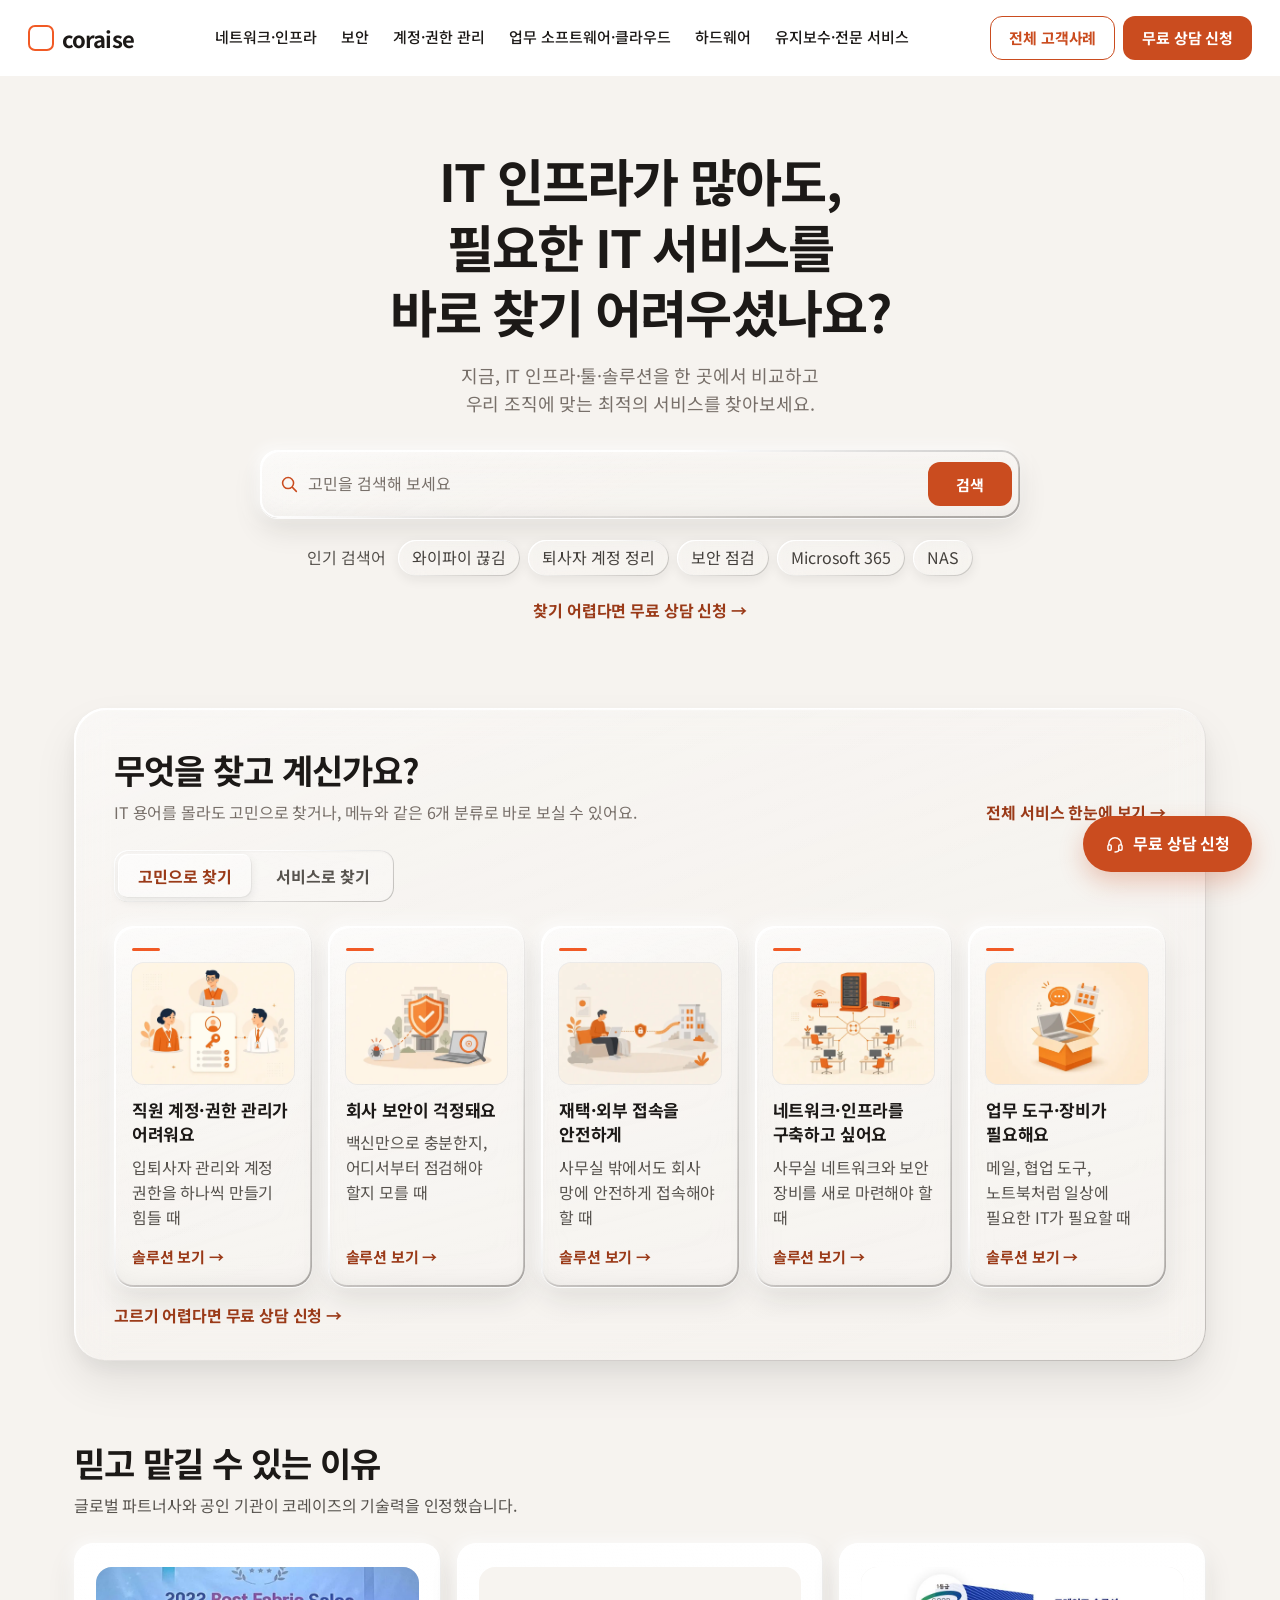
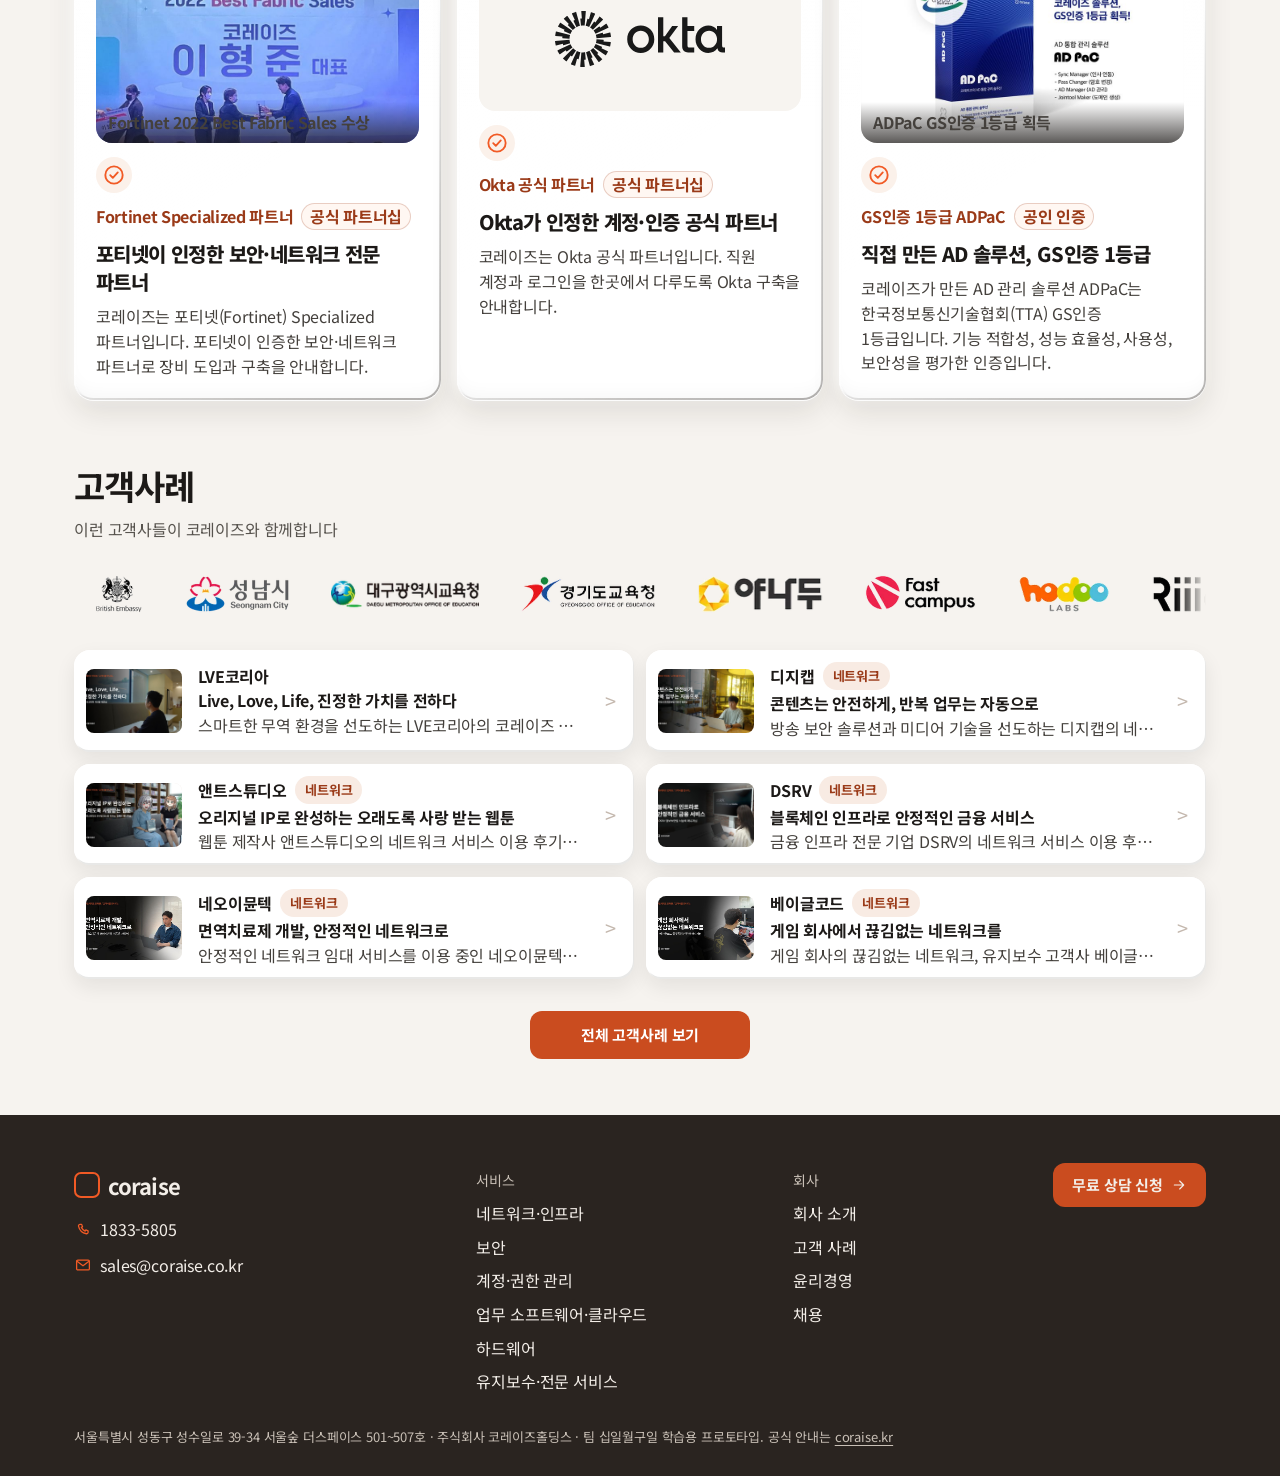
<file: index.html>
<!doctype html>
<html lang="ko">
  <head>
    <meta charset="utf-8" />
    <meta name="viewport" content="width=device-width, initial-scale=1" />
    <title>코레이즈 | IT 담당자가 없어도, 필요한 IT 서비스를 바로 찾아요</title>
    <meta name="description" content="IT 담당자가 없는 회사도 고민을 검색해 코레이즈의 네트워크, 보안, 계정, 소프트웨어, 하드웨어, 유지보수 서비스를 찾고 상담을 신청할 수 있습니다." />
    <link rel="icon" href="data:image/svg+xml,%3Csvg xmlns='http://www.w3.org/2000/svg' viewBox='0 0 32 32'%3E%3Crect x='3' y='3' width='26' height='26' rx='7' fill='none' stroke='%23F15A25' stroke-width='3'/%3E%3C/svg%3E" />
    <link rel="stylesheet" href="./assets/styles.css?v=46" />
  </head>
  <body data-page="home">
    <header data-header></header>
    <main id="content">
      <section class="hero">
        <h1>IT 인프라가 많아도,<br />필요한 IT 서비스를<br />바로 찾기 어려우셨나요?</h1>
        <p class="hero__lead">지금, IT 인프라·툴·솔루션을 한 곳에서 비교하고<br />우리 조직에 맞는 최적의 서비스를 찾아보세요.</p>
        <form class="search" id="search-form" role="search">
          <div class="search__box">
            <span class="search__glass" id="glass"></span>
            <input id="q" name="q" type="search" autocomplete="off" role="combobox" aria-autocomplete="list" aria-expanded="false" aria-controls="suggest" aria-label="서비스 또는 고민 검색" placeholder="고민을 검색해 보세요" />
            <button class="icon-btn search__clear" id="clear-q" type="button" hidden aria-label="검색어 지우기">×</button>
            <button class="btn btn--solid search__submit" type="submit">검색</button>
          </div>
          <div class="suggest" id="suggest" role="listbox" hidden></div>
        </form>
        <div class="chips" id="example-row">
          <span class="chips__label">인기 검색어</span>
          <span id="examples"></span>
        </div>
        <p class="hero__assist"><a id="hero-consult" href="contact.html?from=home">찾기 어렵다면 무료 상담 신청 →</a></p>
      </section>

      <div id="home-sections">
        <section class="section" id="catalog">
          <div class="wrap">
            <div class="v14-panel">
            <div class="section__head">
              <div>
                <h2>
                  <span class="catalog-title--desktop">무엇을 찾고 계신가요?</span>
                  <span class="catalog-title--mobile">주요 IT 서비스 한눈에 보기</span>
                </h2>
                <p class="catalog-lead">IT 용어를 몰라도 고민으로 찾거나, 메뉴와 같은 6개 분류로 바로 보실 수 있어요.</p>
              </div>
              <a class="link-quiet" href="index.html?all=1">
                <span class="catalog-all--desktop">전체 서비스 한눈에 보기 →</span>
                <span class="catalog-all--mobile">전체보기 &gt;</span>
              </a>
            </div>
            <div class="find-tabs" role="tablist" aria-label="찾기 방법">
              <button id="tab-concern" class="find-tab is-on" type="button" role="tab" aria-selected="true" aria-controls="panel-concern" data-find-tab="concern" tabindex="0">고민으로 찾기</button>
              <button id="tab-service" class="find-tab" type="button" role="tab" aria-selected="false" aria-controls="panel-service" data-find-tab="service" tabindex="-1">서비스로 찾기</button>
            </div>
            <div id="panel-concern" role="tabpanel" aria-labelledby="tab-concern">
              <div class="concern-grid" id="concerns"></div>
            </div>
            <div id="panel-service" role="tabpanel" aria-labelledby="tab-service" hidden>
              <div class="cat-grid" id="categories"></div>
            </div>
            <p class="choice-cta"><a href="contact.html?from=home">고르기 어렵다면 무료 상담 신청 →</a></p>
            </div>
          </div>
        </section>

        <section class="section" id="v18-reasons">
          <div class="wrap">
            <div class="section__head">
              <div>
              <h2>믿고 맡길 수 있는 이유</h2>
              <p>글로벌 파트너사와 공인 기관이 코레이즈의 기술력을 인정했습니다.</p>
              </div>
            </div>
            <div class="partner-grid" id="partners"></div>
          </div>
        </section>

        <section class="section v22-cases" id="v22-cases" aria-label="고객사례">
          <div class="wrap">
            <div class="section__head">
              <div>
                <p class="v22-cases__label">고객사례</p>
                <h2>
                  <span class="v22-cases__h-desktop">고객사례</span>
                  <span class="v22-cases__h-mobile">이런 고객사들이 코레이즈와 함께합니다</span>
                </h2>
                <p class="v22-cases__sub">이런 고객사들이 코레이즈와 함께합니다</p>
              </div>
            </div>
            <div class="v33-logo-marquee" data-logo-marquee role="region" aria-label="코레이즈 고객사 로고"></div>
            <div class="case-compact" id="home-cases"></div>
            <p class="v22-cases__more">
              <a class="btn btn--solid" href="cases.html">전체 고객사례 보기</a>
            </p>
          </div>
        </section>

      </div>

      <section class="section results wrap" id="results" hidden>
        <h2 class="results__title" id="results-title"></h2>
        <div class="result-toolbar">
          <div class="filter-row" id="filters"></div>
          <label class="sort">정렬
            <select id="sort">
              <option value="recommend">추천순</option>
              <option value="name">이름순</option>
            </select>
          </label>
        </div>
        <p class="choice-cta" id="results-cta"></p>
        <div class="card result-sheet" id="result-list"></div>
        <div class="card results__help">
          <div>
            <strong>찾는 서비스가 없나요?</strong>
            <p>고민을 남겨 주시면 맞는 서비스를 안내하는 상담으로 연결됩니다.</p>
          </div>
          <a class="btn btn--solid" id="results-help-link" href="contact.html?from=search">무료 상담 신청 →</a>
        </div>
      </section>
    </main>
    <footer class="footer" data-footer></footer>
    <a class="fab" data-fab href="contact.html"></a>
    <script src="./assets/client-logos.js?v=46"></script>
    <script src="./assets/app.js?v=46"></script>
  </body>
</html>
</file>
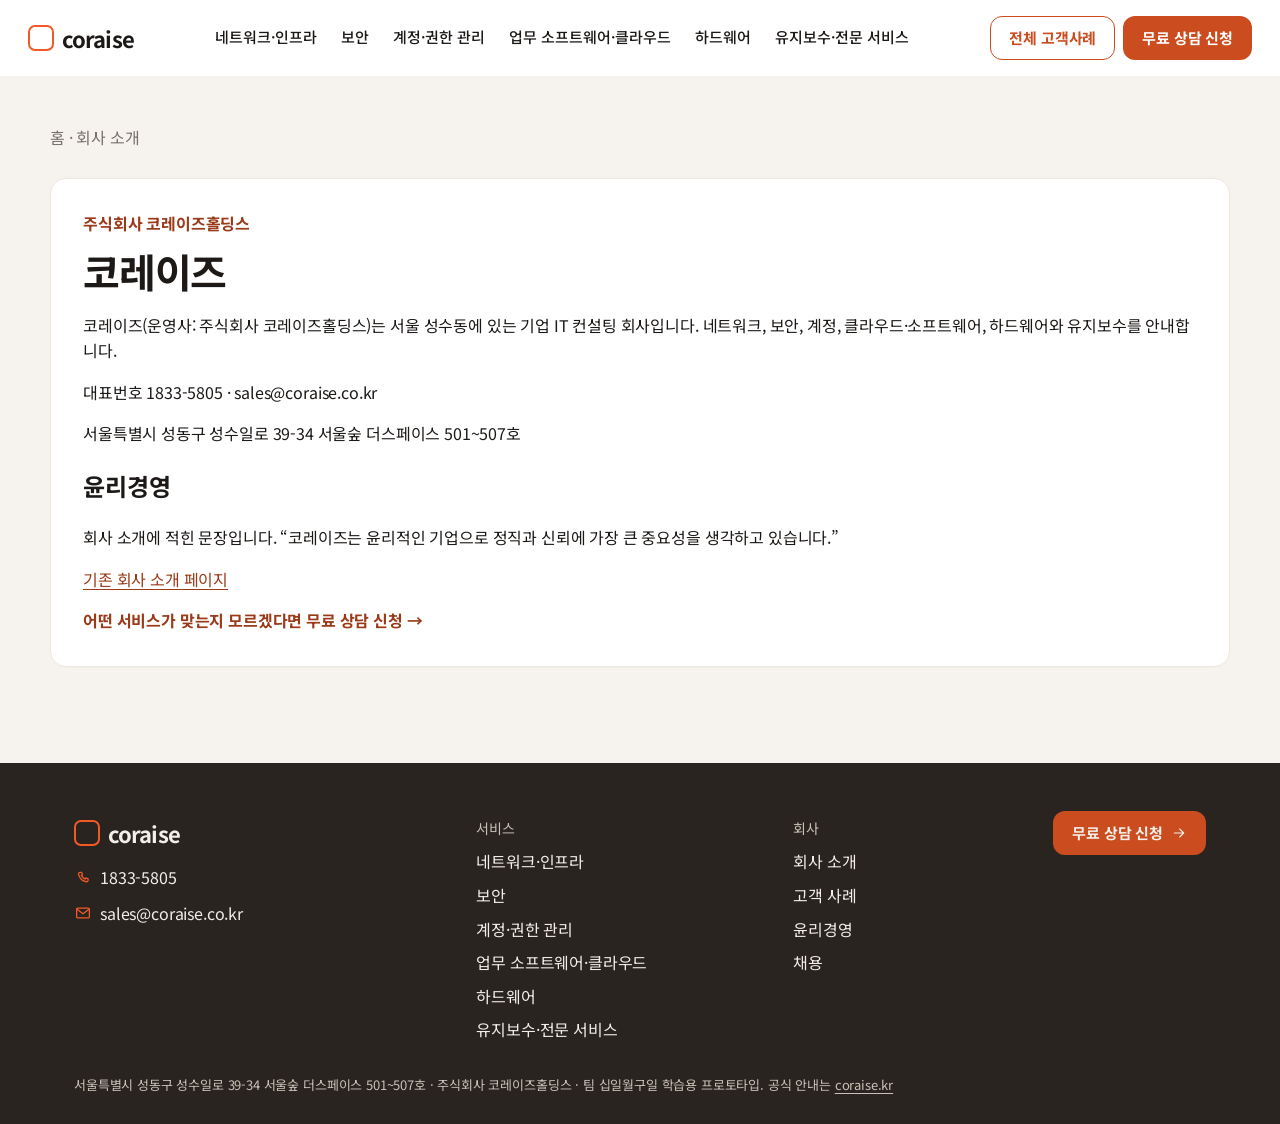
<file: about.html>
<!doctype html>
<html lang="ko">
  <head>
    <meta charset="utf-8" />
    <meta name="viewport" content="width=device-width, initial-scale=1" />
    <title>회사 소개 | 코레이즈</title>
    <link rel="icon" href="data:image/svg+xml,%3Csvg xmlns='http://www.w3.org/2000/svg' viewBox='0 0 32 32'%3E%3Crect x='3' y='3' width='26' height='26' rx='7' fill='none' stroke='%23F15A25' stroke-width='3'/%3E%3C/svg%3E" />
    <link rel="stylesheet" href="./assets/styles.css?v=46" />
  </head>
  <body data-page="about">
    <header data-header></header>
    <main id="content" class="page wrap">
      <p class="crumb"><a href="index.html">홈</a> · 회사 소개</p>
      <article class="card about-card">
        <p class="kicker">주식회사 코레이즈홀딩스</p>
        <h1>코레이즈</h1>
        <p>코레이즈(운영사: 주식회사 코레이즈홀딩스)는 서울 성수동에 있는 기업 IT 컨설팅 회사입니다. 네트워크, 보안, 계정, 클라우드·소프트웨어, 하드웨어와 유지보수를 안내합니다.</p>
        <p>대표번호 1833-5805 · sales@coraise.co.kr</p>
        <p>서울특별시 성동구 성수일로 39-34 서울숲 더스페이스 501~507호</p>
        <h2 id="ethics">윤리경영</h2>
        <p>회사 소개에 적힌 문장입니다. “코레이즈는 윤리적인 기업으로 정직과 신뢰에 가장 큰 중요성을 생각하고 있습니다.”</p>
        <p><a href="https://coraise.kr/main/about/" target="_blank" rel="noopener noreferrer">기존 회사 소개 페이지</a></p>
        <p class="choice-cta"><a href="contact.html?from=about">어떤 서비스가 맞는지 모르겠다면 무료 상담 신청 →</a></p>
      </article>
    </main>
    <footer class="footer" data-footer></footer>
    <a class="fab" data-fab href="contact.html"></a>
    <script src="./assets/app.js?v=46"></script>
  </body>
</html>
</file>
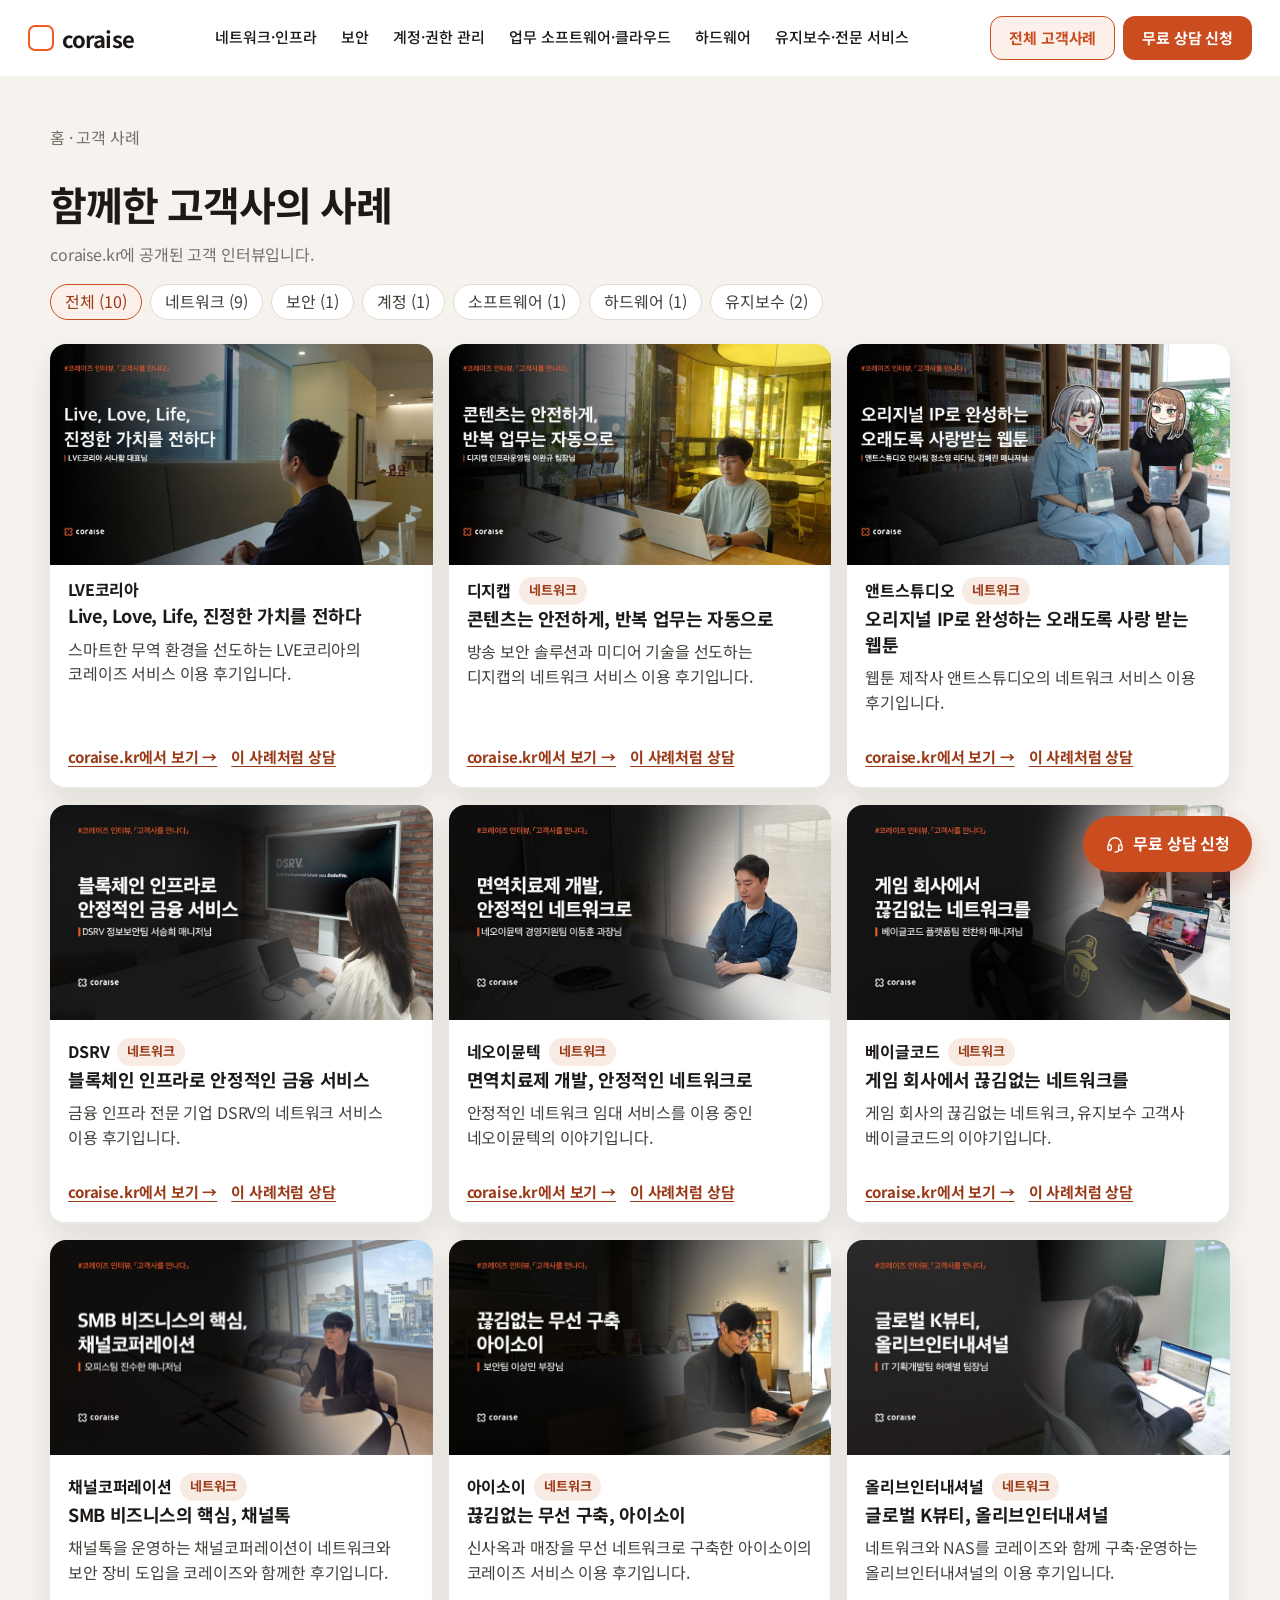
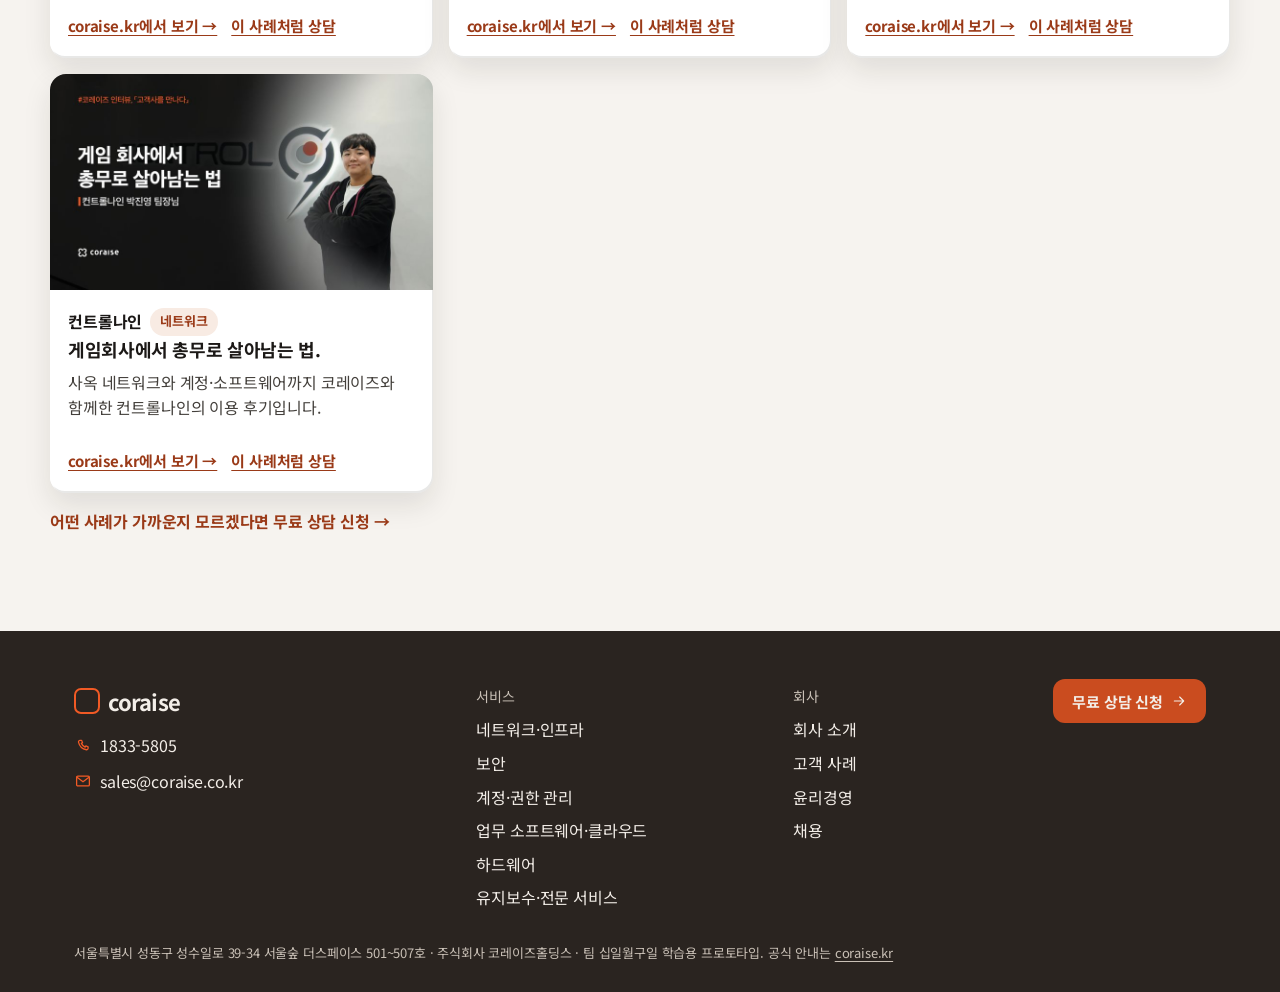
<file: cases.html>
<!doctype html>
<html lang="ko">
  <head>
    <meta charset="utf-8" />
    <meta name="viewport" content="width=device-width, initial-scale=1" />
    <title>고객 사례 | 코레이즈</title>
    <link rel="icon" href="data:image/svg+xml,%3Csvg xmlns='http://www.w3.org/2000/svg' viewBox='0 0 32 32'%3E%3Crect x='3' y='3' width='26' height='26' rx='7' fill='none' stroke='%23F15A25' stroke-width='3'/%3E%3C/svg%3E" />
    <link rel="stylesheet" href="./assets/styles.css?v=46" />
  </head>
  <body data-page="cases">
    <header data-header></header>
    <main id="content" class="page wrap">
      <p class="crumb"><a href="index.html">홈</a> · 고객 사례</p>
      <h1>함께한 고객사의 사례</h1>
      <p class="sub">coraise.kr에 공개된 고객 인터뷰입니다.</p>
      <div class="filter-row" id="case-filters" aria-label="서비스 분류"></div>
      <div id="case-list"></div>
      <p class="choice-cta"><a href="contact.html?from=cases">어떤 사례가 가까운지 모르겠다면 무료 상담 신청 →</a></p>
    </main>
    <footer class="footer" data-footer></footer>
    <a class="fab" data-fab href="contact.html"></a>
    <script src="./assets/app.js?v=46"></script>
  </body>
</html>
</file>
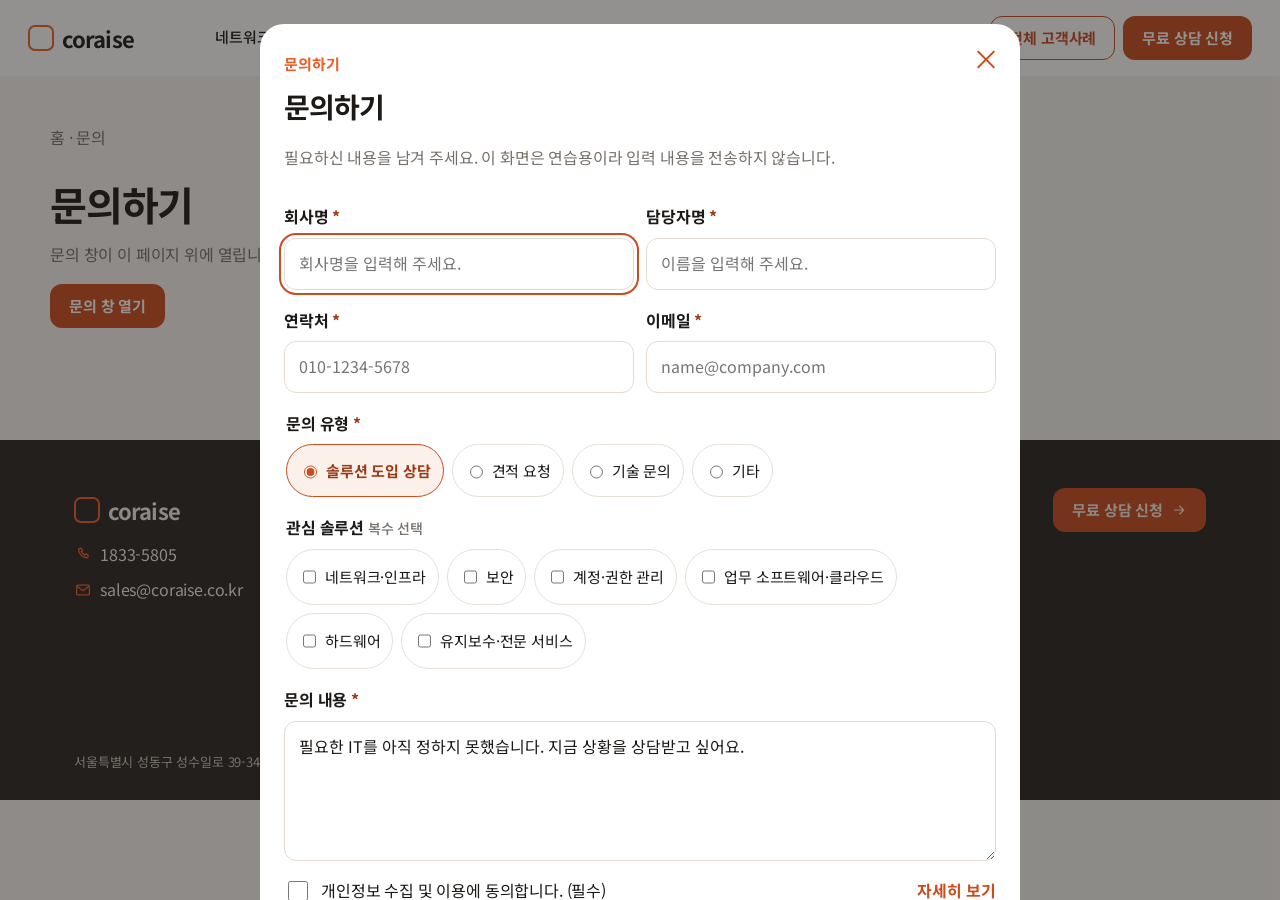
<file: contact.html>
<!doctype html>
<html lang="ko">
  <head>
    <meta charset="utf-8" />
    <meta name="viewport" content="width=device-width, initial-scale=1" />
    <title>무료 상담 신청 | 코레이즈</title>
    <link rel="icon" href="data:image/svg+xml,%3Csvg xmlns='http://www.w3.org/2000/svg' viewBox='0 0 32 32'%3E%3Crect x='3' y='3' width='26' height='26' rx='7' fill='none' stroke='%23F15A25' stroke-width='3'/%3E%3C/svg%3E" />
    <link rel="stylesheet" href="./assets/styles.css?v=46" />
  </head>
  <body data-page="contact">
    <header data-header></header>
    <main id="content" class="page wrap">
      <p class="crumb"><a href="index.html">홈</a> · 문의</p>
      <h1>문의하기</h1>
      <p class="sub">문의 창이 이 페이지 위에 열립니다. 연습용이라 내용은 전송되지 않습니다.</p>
      <p><a class="btn btn--solid" href="contact.html">문의 창 열기</a></p>
    </main>
    <footer class="footer" data-footer></footer>
    <a class="fab" data-fab href="contact.html"></a>
    <script src="./assets/app.js?v=46"></script>
  </body>
</html>
</file>
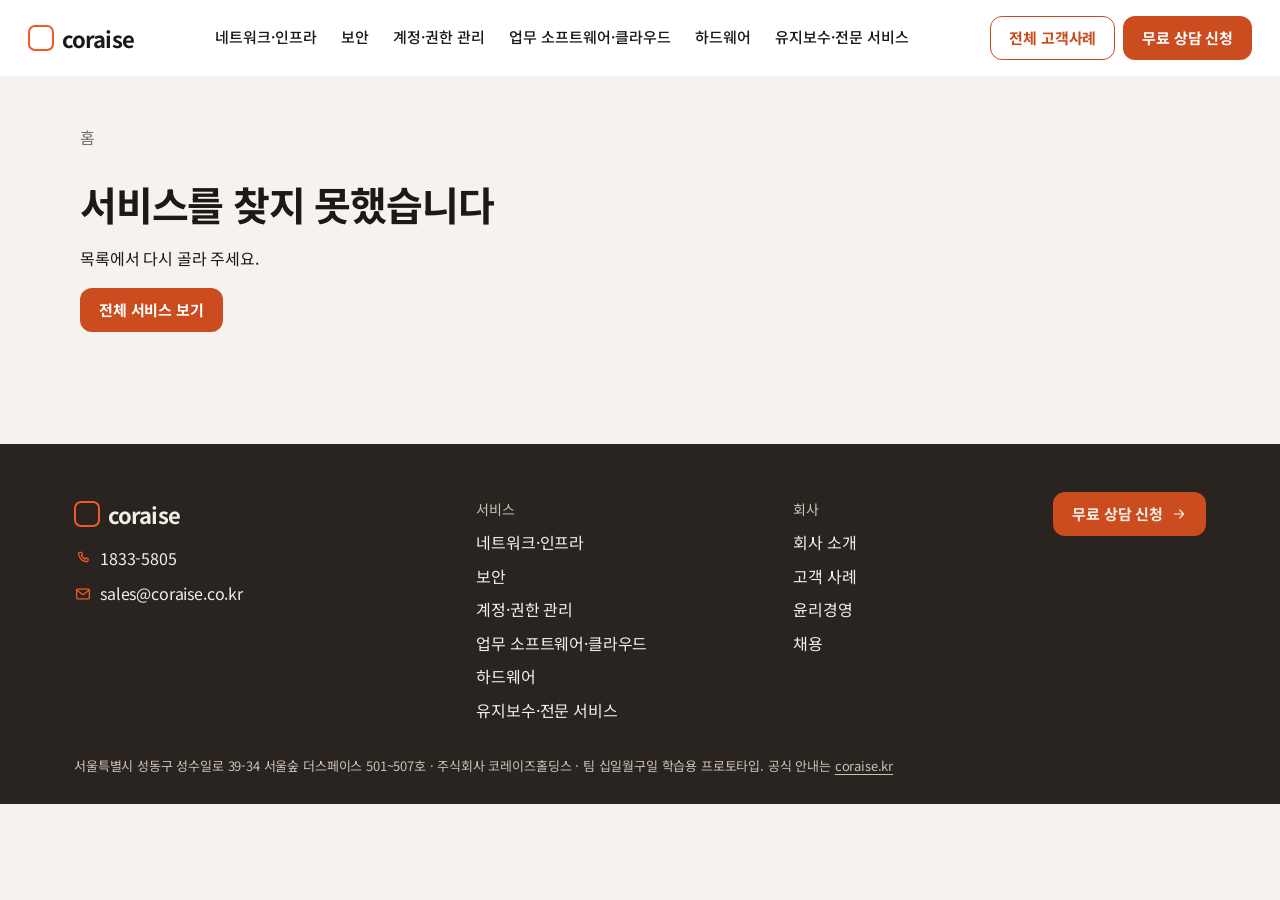
<file: service.html>
<!doctype html>
<html lang="ko">
  <head>
    <meta charset="utf-8" />
    <meta name="viewport" content="width=device-width, initial-scale=1" />
    <title>서비스 안내 | 코레이즈</title>
    <link rel="icon" href="data:image/svg+xml,%3Csvg xmlns='http://www.w3.org/2000/svg' viewBox='0 0 32 32'%3E%3Crect x='3' y='3' width='26' height='26' rx='7' fill='none' stroke='%23F15A25' stroke-width='3'/%3E%3C/svg%3E" />
    <link rel="stylesheet" href="./assets/styles.css?v=46" />
    <link rel="stylesheet" href="./assets/photo-bg.css?v=46" />
  </head>
  <body data-page="service">
    <header data-header></header>
    <main id="content" class="page wrap"></main>
    <footer class="footer" data-footer></footer>
    <a class="fab" data-fab href="contact.html"></a>
    <script src="./assets/detail-illust.js?v=46"></script>
    <script src="./assets/app.js?v=46"></script>
    <script src="./assets/photo-bg.js?v=46"></script>
  </body>
</html>
</file>
<file: assets/styles.css>
@import url("https://fonts.googleapis.com/css2?family=Noto+Sans+KR:wght@400;500;700;800&display=swap");
:root {
  --brand: #f15a25;
  --btn: #ca4c1f;
  --btn-hover: #a83d18;
  --link: #9a3a18;
  --ink: #1c1917;
  --ink-700: #44403c;
  --muted: #78706a;
  --line: #e6dfd6;
  --bg: #f6f3ef;
  --bg-deep: #efeae4;
  --card: #ffffff;
  --peach: #fbf1ea;
  --footer: #2a2420;
  --footer-ink: #f3eee8;
  --footer-muted: #c9c0b6;
  --shadow: 0 10px 30px rgba(28, 25, 23, 0.08);
  --radius: 16px;
  --header: 76px;
  --max: 1180px;
  --font: "Noto Sans KR", "Apple SD Gothic Neo", "Malgun Gothic", sans-serif;
}

* { box-sizing: border-box; }
[hidden] { display: none !important; }
html { scroll-behavior: smooth; }
body {
  margin: 0;
  background: var(--bg);
  color: var(--ink);
  font-family: var(--font);
  font-size: 16px;
  line-height: 1.6;
  letter-spacing: -0.01em;
}
body.is-locked { overflow: hidden; }
img { max-width: 100%; }
a { color: var(--link); text-decoration-thickness: 1px; text-underline-offset: 3px; }
button, input, select, textarea { font: inherit; color: inherit; }
button { cursor: pointer; }
:focus-visible {
  outline: 2px solid var(--btn);
  outline-offset: 3px;
}
.sr-only {
  position: absolute;
  width: 1px;
  height: 1px;
  padding: 0;
  margin: -1px;
  overflow: hidden;
  clip: rect(0, 0, 0, 0);
  border: 0;
}
.skip {
  position: absolute;
  left: 16px;
  top: -48px;
  z-index: 80;
  background: var(--ink);
  color: white;
  padding: 8px 16px;
  border-radius: 8px;
}
.skip:focus { top: 8px; }

[data-header] { position: sticky; top: 0; z-index: 50; background: #fff; }
.header__bar {
  height: var(--header);
  background: #fff;
  border-bottom: 1px solid transparent;
}
.header__bar.is-stuck,
body:has(.mega:not([hidden])) .header__bar {
  border-bottom-color: var(--line);
}
.header__inner {
  max-width: 1360px;
  height: 100%;
  margin: 0 auto;
  padding: 0 28px;
  display: flex;
  align-items: center;
  gap: 28px;
}
.logo {
  display: inline-flex;
  align-items: center;
  gap: 8px;
  min-height: 44px;
  text-decoration: none;
  color: var(--ink);
  flex: 0 0 auto;
}
.logo__mark {
  width: 26px;
  height: 26px;
  border: 2.5px solid var(--brand);
  border-radius: 7px;
  display: inline-block;
}
.logo__word {
  font-weight: 700;
  font-size: 22px;
  letter-spacing: -0.04em;
  line-height: 1;
}
.logo--light { color: var(--footer-ink); }
.nav {
  display: flex;
  align-items: center;
  justify-content: center;
  gap: 4px;
  flex: 1;
  min-width: 0;
}
.nav__item {
  appearance: none;
  background: transparent;
  border: 0;
  color: var(--ink);
  font-size: 15px;
  font-weight: 500;
  padding: 10px 10px 12px;
  border-radius: 8px;
  white-space: nowrap;
  position: relative;
}
.nav__item:hover,
.nav__item.is-open { color: var(--ink); }
.nav__item.is-open::after {
  content: "";
  position: absolute;
  left: 10px;
  right: 10px;
  bottom: 4px;
  height: 2px;
  background: var(--brand);
  border-radius: 2px;
}
.header__actions {
  display: flex;
  align-items: center;
  gap: 8px;
  margin-left: auto;
  flex: 0 0 auto;
}
.header__cases {
  padding: 0 14px;
  font-size: 15px;
  font-weight: 700;
  min-height: 44px;
  border-radius: 12px;
  white-space: nowrap;
}
.header__cases.is-current,
.drawer__cases.is-current {
  background: var(--peach);
  color: var(--btn);
  border-color: var(--btn);
}
.drawer__actions {
  display: flex;
  flex-direction: column;
  gap: 8px;
  margin-top: 16px;
}
.drawer__cta { margin-top: 0; }
.menu-toggle {
  display: none;
  width: 44px;
  height: 44px;
  border: 1px solid var(--line);
  background: white;
  border-radius: 10px;
  align-items: center;
  justify-content: center;
}
.menu-toggle__bars,
.menu-toggle__bars::before,
.menu-toggle__bars::after {
  display: block;
  width: 18px;
  height: 1.5px;
  background: var(--ink);
  position: relative;
}
.menu-toggle__bars::before,
.menu-toggle__bars::after {
  content: "";
  position: absolute;
  left: 0;
}
.menu-toggle__bars::before { top: -6px; }
.menu-toggle__bars::after { top: 6px; }

.btn {
  display: inline-flex;
  align-items: center;
  justify-content: center;
  gap: 8px;
  min-height: 44px;
  padding: 0 18px;
  border-radius: 12px;
  border: 1px solid transparent;
  text-decoration: none;
  font-weight: 700;
  font-size: 15px;
  line-height: 1;
}
.btn--solid { background: var(--btn); color: #fff; }
.btn--solid:hover { background: var(--btn-hover); }
.btn--line { background: #fff; color: var(--btn); border-color: var(--btn); }
.btn--line:hover { background: var(--peach); }
.btn .icon { width: 16px; height: 16px; }
.icon { width: 22px; height: 22px; display: block; }
.icon--end { width: 16px; height: 16px; }
.icon--turn { width: 16px; height: 16px; transform: rotate(90deg); }
.icon-btn {
  width: 44px;
  height: 44px;
  border: 0;
  background: transparent;
  color: var(--muted);
  display: grid;
  place-items: center;
}

.mega {
  position: absolute;
  top: var(--header);
  left: 0;
  right: 0;
  z-index: 35;
  background: #fff;
  border-bottom: 1px solid var(--line);
  box-shadow: 0 18px 40px rgba(28, 25, 23, 0.06);
  max-height: calc(100vh - var(--header));
  overflow: auto;
}
#results { scroll-margin-top: 88px; }
.mega__panel {
  max-width: 1180px;
  margin: 0 auto;
  padding: 28px 28px 36px;
  display: grid;
  grid-template-columns: 240px 1fr;
  gap: 28px;
}
.mega__num {
  margin: 0 0 8px;
  color: var(--brand);
  font-weight: 700;
  letter-spacing: 0.04em;
}
.mega__intro h2 {
  margin: 0 0 8px;
  font-size: 22px;
  line-height: 1.35;
}
.mega__intro p { margin: 0; color: var(--muted); }
.mega__basis { margin-top: 16px !important; font-size: 14px; }
.mega__grid {
  display: grid;
  grid-template-columns: repeat(3, minmax(0, 1fr));
  gap: 12px;
  align-content: start;
}
.mega__ask, .choice-cta { margin: 16px 0 0; }
.mega__ask a, .choice-cta a, .drawer__ask, .suggest__ask {
  color: var(--link);
  font-weight: 700;
  text-decoration: none;
}
.mega__ask a:hover, .choice-cta a:hover, .drawer__ask:hover, .suggest__ask:hover { text-decoration: underline; }
.drawer__ask { display: block; padding: 14px 4px 14px 28px; }
.suggest__ask { display: block; padding: 14px 16px; background: #fff; }
.mega-card {
  display: flex;
  flex-direction: column;
  gap: 4px;
  min-height: 92px;
  padding: 16px 16px 14px;
  border-radius: 12px;
  background: #f7f4f1;
  text-decoration: none;
  color: var(--ink);
}
.mega-card:hover { background: var(--peach); }
.mega-card__title { font-weight: 700; font-size: 15px; line-height: 1.4; }
.mega-card__name { color: var(--muted); font-size: 14px; }
.mega-card__inc {
  margin-top: 8px;
  color: var(--muted);
  font-size: 13px;
  line-height: 1.45;
}

.drawer {
  position: fixed;
  inset: 0;
  z-index: 50;
  background: #fff;
  display: flex;
  flex-direction: column;
  padding: 12px 20px 24px;
}
.drawer[hidden], .mega[hidden], .mega__panel[hidden] { display: none !important; }
.drawer__head, .drawer__group { border-bottom: 1px solid var(--line); }
.drawer__head {
  display: flex;
  align-items: center;
  justify-content: space-between;
  min-height: 56px;
}
.drawer__body { overflow: auto; flex: 1; }
.drawer__toggle {
  width: 100%;
  display: flex;
  align-items: center;
  justify-content: space-between;
  gap: 12px;
  min-height: 56px;
  padding: 8px 0;
  border: 0;
  background: transparent;
  text-align: left;
  font-weight: 700;
}
.drawer__toggle small { color: var(--brand); margin-right: 8px; }
.drawer__toggle[aria-expanded="true"] .icon--turn { transform: rotate(-90deg); }
.drawer__links a {
  display: flex;
  justify-content: space-between;
  gap: 12px;
  padding: 12px 4px 12px 28px;
  text-decoration: none;
  color: var(--ink);
  border-top: 1px solid var(--line);
}
.drawer__links span { color: var(--muted); font-size: 14px; }
.drawer__cta { margin-top: 0; }

.hero {
  padding: 72px 24px 28px;
  text-align: center;
}
.hero h1 {
  max-width: 920px;
  margin: 0 auto 16px;
  font-size: clamp(32px, 4vw, 52px);
  line-height: 1.28;
  letter-spacing: -0.035em;
  font-weight: 700;
}
.hero__lead {
  margin: 0 auto 32px;
  color: var(--muted);
  font-size: 18px;
}
.search {
  position: relative;
  max-width: 760px;
  margin: 0 auto;
  text-align: left;
}
.search__box {
  display: flex;
  align-items: center;
  gap: 8px;
  min-height: 68px;
  padding: 8px 8px 8px 18px;
  background: #fff;
  border: 1.5px solid #eadfd4;
  border-radius: 18px;
  box-shadow: var(--shadow);
}
.search__box:focus-within,
.search.is-open .search__box { border-color: transparent; }
.search__glass { color: var(--btn); flex: 0 0 auto; }
.search__box input {
  flex: 1;
  min-width: 0;
  border: 0;
  background: transparent;
  padding: 8px 0;
  outline: none;
  appearance: none;
}
.search__box input::-webkit-search-decoration,
.search__box input::-webkit-search-cancel-button,
.search__box input::-webkit-search-results-button {
  display: none;
  appearance: none;
}
.search__box input::placeholder { color: var(--muted); }
.search__clear { color: var(--muted); }
.search__submit { min-width: 84px; border-radius: 12px; }
.suggest {
  position: absolute;
  left: 0;
  right: 0;
  top: calc(100% + 8px);
  z-index: 20;
  background: #fff;
  border-radius: 16px;
  box-shadow: 0 16px 40px rgba(28, 25, 23, 0.12);
  overflow: hidden;
  text-align: left;
}
.suggest[hidden] { display: none; }
.suggest__item, .suggest__all {
  width: 100%;
  display: flex;
  align-items: center;
  gap: 12px;
  padding: 14px 16px;
  border: 0;
  border-bottom: 1px solid var(--line);
  background: #fff;
  text-align: left;
  text-decoration: none;
  color: var(--ink);
}
.suggest__item.is-active, .suggest__all.is-active, .suggest__item:hover, .suggest__all:hover {
  background: #fbf7f3;
}
.suggest__mark {
  width: 36px;
  height: 36px;
  border-radius: 10px;
  background: var(--peach);
  color: var(--brand);
  display: grid;
  place-items: center;
  flex: 0 0 auto;
}
.suggest__mark .icon { width: 18px; height: 18px; }
.suggest__copy { display: flex; flex-direction: column; min-width: 0; flex: 1; }
.suggest__copy strong { font-size: 16px; }
.suggest__copy span, .suggest__cat { color: var(--muted); font-size: 14px; }
.suggest__cat {
  color: var(--link);
  display: inline-flex;
  align-items: center;
  gap: 4px;
  white-space: nowrap;
}
.suggest__all { justify-content: flex-start; color: var(--muted); font-size: 14px; border-bottom: 0; }

#examples { display: contents; }
.chips {
  display: flex;
  flex-wrap: wrap;
  justify-content: center;
  align-items: center;
  gap: 8px;
  margin: 22px auto 0;
  max-width: 860px;
}
.chips__label { color: var(--muted); font-size: 14px; margin-right: 4px; }
.chip {
  border: 1px solid #e4dbd2;
  background: #fff;
  color: var(--ink-700);
  border-radius: 999px;
  min-height: 36px;
  padding: 0 14px;
}
.chip:hover, .chip.is-on { border-color: var(--btn); color: var(--link); background: var(--peach); }
.hero__assist { margin: 22px 0 0; }
.hero__assist a { font-weight: 700; text-decoration: none; }
.hero__assist a:hover { text-decoration: underline; }

.wrap { max-width: var(--max); margin: 0 auto; padding: 0 24px; }
.section { padding: 56px 0 24px; }
.section__head {
  display: flex;
  align-items: flex-end;
  justify-content: space-between;
  gap: 16px;
  margin-bottom: 24px;
}
.section h2 {
  margin: 0 0 8px;
  font-size: clamp(26px, 3vw, 34px);
  letter-spacing: -0.03em;
  line-height: 1.3;
}
.section__head p, .sub { margin: 0; color: var(--muted); }
.link-quiet { font-weight: 700; text-decoration: none; white-space: nowrap; }
.find-tabs {
  display: inline-flex;
  align-items: center;
  gap: 4px;
  padding: 4px;
  margin: 0 0 24px;
  background: var(--bg-deep);
  border-radius: 14px;
}
.find-tab {
  appearance: none;
  border: 0;
  background: transparent;
  color: var(--muted);
  font-weight: 700;
  font-size: 16px;
  line-height: 1;
  min-height: 44px;
  padding: 0 20px;
  border-radius: 10px;
  white-space: nowrap;
}
.find-tab.is-on {
  background: #fff;
  color: var(--link);
  box-shadow: 0 1px 4px rgba(28, 25, 23, 0.06);
}

.concern-grid, .cat-grid, .partner-grid, .case-grid, .logo-row {
  display: grid;
  gap: 16px;
}
.concern-grid { grid-template-columns: repeat(5, minmax(0, 1fr)); }
.cat-grid { grid-template-columns: repeat(6, minmax(0, 1fr)); }
.partner-grid { grid-template-columns: repeat(3, minmax(0, 1fr)); }
.logo-row { grid-template-columns: repeat(6, minmax(0, 1fr)); margin-bottom: 16px; }
.case-grid { grid-template-columns: repeat(3, minmax(0, 1fr)); }

.card {
  background: var(--card);
  border: 1px solid #efe8e0;
  border-radius: var(--radius);
  box-shadow: 0 1px 0 rgba(28, 25, 23, 0.02);
}
.concern, .cat, .partner, .case, .logo-slot {
  display: flex;
  flex-direction: column;
  align-items: flex-start;
  text-decoration: none;
  color: var(--ink);
  padding: 22px 18px 18px;
  min-height: 100%;
}
.concern__main, .cat__main, .case__link, .result__main {
  display: flex;
  flex-direction: column;
  align-items: flex-start;
  color: inherit;
  text-decoration: none;
  flex: 1;
  min-width: 0;
}
.card__actions {
  display: flex;
  flex-wrap: wrap;
  gap: 8px 14px;
  margin-top: auto;
  padding-top: 14px;
}
.case__actions { padding: 0 18px 18px; }
.case__link .case__body { padding-bottom: 0; }
.concern:hover, .cat:hover, .partner:hover, .case:hover { border-color: #e2cfc2; }
.concern__bar {
  width: 28px;
  height: 3px;
  border-radius: 3px;
  background: var(--brand);
  margin-bottom: 16px;
}
.concern h3, .cat h3, .partner h3 {
  margin: 12px 0 8px;
  font-size: 17px;
  line-height: 1.45;
  letter-spacing: -0.02em;
}
.concern p, .partner p, .case p { margin: 0; color: var(--muted); font-size: 16px; }
.card__go { margin-top: auto; padding-top: 16px; font-weight: 700; font-size: 15px; color: var(--link); }
.tone { color: var(--brand); }
.tone .icon { width: 26px; height: 26px; }
.cat .tone { margin-bottom: 4px; }
.cat h3 { margin-top: 8px; font-size: 16px; }
.cat__count { color: var(--muted); font-size: 14px; }
.partner { align-items: center; text-align: center; padding: 28px 20px; }
.partner .tone {
  width: 36px;
  height: 36px;
  border-radius: 50%;
  display: grid;
  place-items: center;
  background: var(--peach);
}
.logo-slot {
  align-items: center;
  justify-content: center;
  text-align: center;
  min-height: 112px;
  gap: 6px;
  color: var(--muted);
  background: #fbf9f7;
}
.logo-slot strong { color: var(--ink-700); font-size: 15px; }
.logo-slot span { font-size: 13px; }
.case { padding: 0; overflow: hidden; }
.case__shot {
  aspect-ratio: 16 / 9;
  background:
    linear-gradient(180deg, rgba(28, 25, 23, 0.04), rgba(28, 25, 23, 0.02)),
    repeating-linear-gradient(135deg, #f3eee8, #f3eee8 12px, #efe8e1 12px, #efe8e1 24px);
  display: grid;
  place-items: center;
  color: var(--muted);
  font-size: 14px;
  text-align: center;
  padding: 16px;
}
.case__body { padding: 18px 18px 20px; display: flex; flex-direction: column; flex: 1; }
.case__kicker { margin: 0 0 8px; color: var(--muted); font-size: 16px; }
.case h3 { margin: 0 0 16px; font-size: 18px; line-height: 1.45; letter-spacing: -0.02em; }

.banner {
  margin: 48px auto 24px;
  padding: 36px 8px 8px;
  display: flex;
  align-items: center;
  justify-content: space-between;
  gap: 24px;
}
.banner h2 { margin-bottom: 8px; }
.banner p { margin: 0; color: var(--muted); }

.footer { background: var(--footer); color: var(--footer-muted); margin-top: 24px; }
.footer a { color: var(--footer-ink); text-decoration: none; }
.footer a:hover { text-decoration: underline; }
.footer__inner {
  max-width: 1180px;
  margin: 0 auto;
  padding: 48px 24px 24px;
  display: grid;
  grid-template-columns: 1.3fr 1fr 0.8fr auto;
  gap: 32px;
}
.footer__brand { display: flex; flex-direction: column; align-items: flex-start; gap: 10px; }
.footer__contact { display: inline-flex; align-items: center; gap: 8px; }
.footer__contact .icon { width: 18px; height: 18px; color: var(--brand); }
.footer__label { margin: 6px 0 10px; color: var(--footer-muted); font-size: 14px; }
.footer ul { list-style: none; margin: 0; padding: 0; display: grid; gap: 8px; }
.footer__legal {
  max-width: 1180px;
  margin: 0 auto;
  padding: 8px 24px 28px;
  font-size: 13px;
  line-height: 1.6;
}
.footer__legal a { color: var(--footer-muted); text-decoration: underline; }

.fab {
  position: fixed;
  right: 28px;
  bottom: 28px;
  z-index: 30;
  display: inline-flex;
  align-items: center;
  gap: 8px;
  min-height: 56px;
  padding: 0 22px;
  border-radius: 999px;
  background: var(--btn);
  color: #fff;
  text-decoration: none;
  font-weight: 700;
  box-shadow: 0 10px 24px rgba(202, 76, 31, 0.28);
}
.fab:hover { background: var(--btn-hover); }
.fab .icon { width: 20px; height: 20px; }

.result-toolbar { display: flex; justify-content: space-between; gap: 16px; align-items: flex-start; flex-wrap: wrap; }
.sort { display: inline-flex; align-items: center; gap: 8px; color: var(--muted); font-size: 14px; }
.sort select { min-height: 40px; border: 1px solid var(--line); border-radius: 10px; background: #fff; padding: 0 12px; }
.hit {
  display: grid;
  grid-template-columns: 112px minmax(0, 1fr) auto;
  gap: 16px;
  align-items: start;
  padding: 16px;
  margin-bottom: 12px;
  background: #fff;
  border: 1px solid #efe8e0;
  border-radius: 16px;
  text-decoration: none;
  color: inherit;
}
.hit:hover { border-color: #e2cfc2; }
.hit__thumb {
  width: 100%;
  height: 84px;
  border-radius: 12px;
  background: #f8ebe3;
  color: var(--link);
  display: grid;
  place-items: center;
  text-align: center;
  overflow: hidden;
  padding: 8px;
}
.hit__thumb img {
  display: block;
  max-width: 86%;
  max-height: 52px;
  width: auto;
  height: auto;
  object-fit: contain;
}
.hit__initial {
  font-size: 22px;
  font-weight: 700;
  line-height: 1;
  color: var(--link);
  letter-spacing: -0.02em;
}
.hit__body { display: flex; flex-direction: column; gap: 4px; min-width: 0; }
.hit__name { font-size: 18px; }
.hit__sub, .hit__desc { color: var(--muted); }
.hit__desc { display: -webkit-box; -webkit-line-clamp: 2; -webkit-box-orient: vertical; overflow: hidden; }
.hit__tags { display: flex; flex-wrap: wrap; gap: 6px; margin-top: 6px; }
.hit__chevron { color: var(--muted); font-size: 28px; line-height: 1; padding-right: 4px; }
.results { padding-top: 12px; padding-bottom: 48px; }
.results__title { margin: 8px 0 16px; font-size: 28px; letter-spacing: -0.03em; }
.results__title em { font-style: normal; color: var(--btn); }
.filter-row { display: flex; flex-wrap: wrap; gap: 8px; margin-bottom: 16px; }
.result-sheet { overflow: hidden; }
.result {
  display: grid;
  grid-template-columns: 1fr auto;
  gap: 8px 16px;
  align-items: center;
  padding: 20px 22px;
  border-top: 1px solid var(--line);
  color: var(--ink);
}
.result__actions { display: flex; flex-wrap: wrap; gap: 8px; justify-content: flex-end; }
.result .pill { justify-self: end; }
.btn--solid, .btn--line { text-align: center; }
.result:first-child { border-top: 0; }
.result:hover { background: #fbf7f3; }
.result h3 { margin: 0 0 4px; font-size: 18px; }
.result p { margin: 0; color: var(--muted); }
.pill {
  display: inline-flex;
  align-items: center;
  min-height: 28px;
  padding: 0 10px;
  border-radius: 999px;
  background: #f8ebe3;
  color: var(--link);
  font-size: 13px;
  font-weight: 700;
  white-space: nowrap;
}
.empty {
  padding: 36px 28px;
  text-align: center;
}
.empty h3 { margin: 0 0 8px; font-size: 22px; }
.empty p { margin: 0 0 18px; color: var(--muted); }
.results__help {
  margin-top: 16px;
  padding: 22px 24px;
  display: flex;
  align-items: center;
  justify-content: space-between;
  gap: 16px;
  background: #f3eee8;
  border: 0;
}
.product { display: block; margin-bottom: 8px; width: 100%; }
.product__main { display: flex; flex-direction: column; min-width: 0; width: 100%; max-width: none; gap: 24px; }
.product__intro { text-align: center; }
.product__intro p { word-break: keep-all; margin: 0 auto; max-width: 720px; }
.product h1 { margin: 0 0 8px; font-size: clamp(32px, 4vw, 44px); letter-spacing: -0.03em; line-height: 1.25; }
.product__sub { margin: 0 auto 8px; font-weight: 700; }
.product__media {
  display: grid;
  grid-template-columns: 1fr;
  gap: 16px;
  width: 100%;
}
.product__media:has(.product__logo):has(.product__photo) {
  grid-template-columns: 1fr 1fr;
  align-items: stretch;
}
.product__cta { display: flex; justify-content: center; margin-top: 0; }
.product__consult {
  display: inline-flex;
  justify-content: center;
  align-items: center;
  width: 100%;
  max-width: 400px;
  min-height: 56px;
  padding: 0 32px;
  font-size: 18px;
  font-weight: 800;
  letter-spacing: -0.02em;
  border-radius: 14px;
  background: var(--btn);
  color: #fff;
  box-shadow: 0 10px 24px rgba(202, 76, 31, 0.28);
}
.product__consult:hover {
  background: var(--btn-hover);
  box-shadow: 0 12px 28px rgba(168, 61, 24, 0.32);
}
.product__logo, .product__photo {
  width: 100%;
  border-radius: 16px;
  background: #f8ebe3;
  color: var(--link);
  display: grid;
  place-items: center;
  text-align: center;
  min-height: 96px;
  padding: 24px;
}
.product__photo { min-height: 180px; background: #fff; color: var(--muted); }
.product__media:has(.product__logo):has(.product__photo) .product__logo,
.product__media:has(.product__logo):has(.product__photo) .product__photo {
  min-height: 220px;
}
.product__logo img { display: block; width: auto; max-width: 280px; height: 48px; }
.product__photo img { display: block; width: auto; max-width: 100%; height: auto; max-height: 240px; object-fit: contain; margin: 0 auto; }
.detail-tabs {
  position: sticky;
  top: var(--header);
  z-index: 20;
  display: flex;
  gap: 8px;
  overflow: auto;
  margin: 8px 0 0;
  padding: 12px 0;
  background: #f6f3ef;
}
.detail-tabs a {
  flex: 0 0 auto;
  text-decoration: none;
  color: var(--ink-700);
  font-weight: 700;
  padding: 8px 12px;
  border-radius: 999px;
}
.detail-tabs a:hover { background: #fff; color: var(--link); }
.detail-tabs a.is-on,
.detail-tabs a[aria-current="true"] {
  background: #ca4c1f;
  color: #fff;
  box-shadow: none;
}
.detail-block { padding: 28px 0; scroll-margin-top: calc(var(--header) + 72px); }
.detail-block h2 { margin: 0 0 12px; font-size: 28px; letter-spacing: -0.03em; }
.feature-grid { display: grid; grid-template-columns: repeat(3, minmax(0, 1fr)); gap: 12px; margin-top: 16px; }
.feature { background: #fff; border: 1px solid #efe8e0; border-radius: 16px; padding: 18px; }
.feature h3 { margin: 8px 0; font-size: 16px; }
.feature p { margin: 0; color: var(--muted); }
.feature-grid--pair { grid-template-columns: repeat(2, minmax(0, 1fr)); }
.feature--glass {
  border: 0;
  background: #fff;
  box-shadow:
    inset 2px 2px 0 #fff,
    inset -1px -2px 0 rgba(70, 66, 62, 0.14),
    0 12px 28px rgba(28, 25, 23, 0.08);
}
.feature--glass h3 { margin-top: 0; font-size: 18px; letter-spacing: -0.02em; word-break: keep-all; }
.feature--glass p { color: #44403c; font-size: 16px; line-height: 1.55; word-break: keep-all; }
.note { color: var(--muted); }
.modal-back {
  position: fixed;
  inset: 0;
  z-index: 80;
  background: rgba(28, 25, 23, 0.48);
  display: grid;
  place-items: center;
  padding: 24px 16px;
  overflow: auto;
}
.modal {
  width: min(760px, 100%);
  background: #fff;
  border-radius: 20px;
  padding: 28px 24px 20px;
  position: relative;
}
.modal--success { width: min(420px, 100%); text-align: center; padding: 36px 24px; }
.modal__close {
  position: absolute;
  top: 12px;
  right: 12px;
  width: 44px;
  height: 44px;
  border: 0;
  background: transparent;
  font-size: 28px;
  line-height: 1;
  color: var(--muted);
}
.modal__lead { color: var(--muted); }
.modal__actions { justify-content: flex-end; }
.type-pill, .check-pill {
  display: inline-flex;
  align-items: center;
  gap: 6px;
  min-height: 40px;
  padding: 0 12px;
  border: 1px solid var(--line);
  border-radius: 999px;
  background: #fff;
  white-space: nowrap;
}
.req { color: var(--link); font-style: normal; }
.type-pill:has(input:checked), .check-pill:has(input:checked) {
  border-color: var(--btn);
  background: var(--peach);
  color: var(--link);
  font-weight: 700;
}
.type-pill input, .check-pill input { accent-color: var(--btn); }
fieldset.field { border: 0; padding: 0; }
fieldset.field legend { font-weight: 700; padding: 0; margin-bottom: 8px; }
.privacy { display: flex; flex-wrap: wrap; gap: 8px 12px; align-items: center; margin-top: 8px; }
.privacy button { border: 0; background: transparent; color: var(--link); font-weight: 700; padding: 0; }
.success-mark {
  width: 56px;
  height: 56px;
  margin: 0 auto 12px;
  border-radius: 50%;
  display: grid;
  place-items: center;
  background: var(--btn);
  color: #fff;
  font-size: 28px;
  font-weight: 700;
}
.page {
  padding: 40px 0 72px;
}
.crumb { margin: 0 0 18px; color: var(--muted); font-size: 16px; }
.crumb a { display: inline-flex; align-items: center; min-height: 44px; }
.crumb a { color: var(--muted); text-decoration: none; }
.detail {
  display: grid;
  grid-template-columns: 1.4fr 0.8fr;
  gap: 24px;
  align-items: start;
}
.detail__main, .detail__side, .form-card, .about-card { padding: 32px; }
.kicker { margin: 0 0 8px; color: var(--link); font-weight: 700; }
.detail h1, .page h1 { margin: 0 0 12px; font-size: clamp(30px, 4vw, 40px); letter-spacing: -0.03em; line-height: 1.3; }
.detail__main > p { margin-top: 0; font-size: 18px; }
.point-list { margin: 16px 0 0; padding-left: 18px; }
.point-list li { margin: 6px 0; }
.side-links { display: grid; gap: 10px; margin-top: 12px; }
.side-links a { text-decoration: none; font-weight: 700; }
.side-row { display: flex; flex-wrap: wrap; justify-content: space-between; gap: 6px 12px; }
.side-row a:last-child { font-size: 14px; }
.picked {
  padding: 14px 14px 10px;
  border-radius: 12px;
  background: var(--peach);
}
.picked__head { display: flex; justify-content: space-between; gap: 12px; align-items: center; }
.picked__label { margin: 0; font-weight: 700; }
.picked__clear {
  border: 0;
  background: transparent;
  color: var(--link);
  font-weight: 700;
  padding: 4px 0;
}
.picked__chips { display: flex; flex-wrap: wrap; gap: 8px; margin-top: 10px; }
.picked__chip {
  display: inline-flex;
  align-items: center;
  gap: 6px;
  min-height: 32px;
  padding: 0 8px 0 12px;
  border-radius: 999px;
  background: #fff;
  color: var(--link);
  font-weight: 700;
}
.picked__chip button {
  width: 28px;
  height: 28px;
  border: 0;
  border-radius: 999px;
  background: transparent;
  color: var(--link);
  font-size: 18px;
  line-height: 1;
}
#confirm-summary { white-space: pre-wrap; }

.contact-layout {
  display: grid;
  grid-template-columns: 0.8fr 1.2fr;
  gap: 28px;
  align-items: start;
}
.contact-intro h1 { font-size: 36px; }
.contact-intro p { color: var(--muted); }
.contact-intro a { display: inline-flex; align-items: center; gap: 8px; font-weight: 700; text-decoration: none; margin-top: 8px; }
.choice-row { display: flex; flex-wrap: wrap; gap: 8px; }
.choice {
  border: 1px solid var(--line);
  background: #fff;
  border-radius: 999px;
  min-height: 40px;
  padding: 0 14px;
}
.choice.is-on { border-color: var(--btn); background: var(--peach); color: var(--link); font-weight: 700; }
.field { display: flex; flex-direction: column; gap: 8px; margin-top: 18px; }
.field span { font-weight: 700; }
.field em { font-style: normal; color: var(--muted); font-weight: 500; font-size: 14px; }
.field input, .field select, .field textarea {
  width: 100%;
  border: 1px solid #e4dbd2;
  background: #fff;
  border-radius: 12px;
  padding: 12px 14px;
  min-height: 48px;
}
.field textarea { min-height: 140px; resize: vertical; }
.field-row { display: grid; grid-template-columns: 1fr 1fr; gap: 12px; }
.form-error { color: #9a3a18; margin: 8px 0 0; font-weight: 700; }
.form-actions { display: flex; flex-wrap: wrap; gap: 8px; margin-top: 20px; }
.confirm { padding: 12px 0 0; }
.confirm h2 { margin-top: 0; }

@media (max-width: 1180px) {
  .nav { display: none; }
  .header__cta { display: none; }
  .menu-toggle { display: inline-flex; }
  .concern-grid { grid-template-columns: repeat(3, minmax(0, 1fr)); }
  .cat-grid { grid-template-columns: repeat(3, minmax(0, 1fr)); }
  .logo-row { grid-template-columns: repeat(3, minmax(0, 1fr)); }
  .footer__inner { grid-template-columns: 1fr 1fr; }
  .mega__panel, .mega__grid { grid-template-columns: 1fr; }
}
@media (max-width: 800px) {
  .concern-grid, .cat-grid, .partner-grid, .case-grid, .logo-row, .detail, .contact-layout, .field-row, .product, .feature-grid {
    grid-template-columns: 1fr;
  }
  .hero { padding-top: 40px; }
  .section__head, .banner, .results__help, .result {
    flex-direction: column;
    align-items: stretch;
  }
  .find-tabs { width: 100%; }
  .find-tab { flex: 1; padding: 0 12px; text-align: center; }
  .concern-grid, .cat-grid { grid-template-columns: 1fr; }
  .hit { grid-template-columns: 88px minmax(0, 1fr); gap: 12px; }
  .hit__thumb { height: 72px; }
  .hit__chevron { display: none; }
  .banner .btn, .results__help .btn { width: 100%; }
  .fab span { position: absolute; width: 1px; height: 1px; overflow: hidden; clip: rect(0, 0, 0, 0); }
  .fab {
    right: 16px;
    bottom: 20px;
    width: 52px;
    height: 52px;
    min-height: 52px;
    padding: 0;
    justify-content: center;
  }
  .footer__action .btn { width: 100%; }
}
@media (prefers-reduced-motion: reduce) {
  html { scroll-behavior: auto; }
}

/* Clear glass: hero search, chips, find panel, worry cards. No orange glow. */
.hero .search__box {
  position: relative;
  isolation: isolate;
  overflow: visible;
  background:
    linear-gradient(165deg, rgba(255, 255, 255, 0.22) 0%, rgba(255, 255, 255, 0.10) 48%, rgba(255, 255, 255, 0.04) 100%);
  backdrop-filter: blur(16px) saturate(108%);
  -webkit-backdrop-filter: blur(16px) saturate(108%);
  border: 0;
  box-shadow:
    inset 2px 2px 0 rgba(255, 255, 255, 1),
    inset 0 5px 10px rgba(255, 255, 255, 0.22),
    inset -1px -2px 0 rgba(70, 66, 62, 0.16),
    inset 0 -14px 20px -10px rgba(28, 25, 23, 0.05),
    -4px -4px 14px rgba(255, 255, 255, 0.70),
    0 1px 0 rgba(255, 255, 255, 0.8),
    0 12px 28px rgba(28, 25, 23, 0.10);
}
.hero .search__box::before {
  content: "";
  position: absolute;
  inset: 0;
  border-radius: inherit;
  padding: 2px;
  background: linear-gradient(135deg, rgba(255, 255, 255, 1) 0%, rgba(255, 255, 255, 0.95) 10%, rgba(255, 255, 255, 0.40) 32%, rgba(255, 255, 255, 0.14) 52%, rgba(90, 86, 82, 0.22) 78%, rgba(70, 66, 62, 0.32) 100%);
  -webkit-mask: linear-gradient(#000 0 0) content-box, linear-gradient(#000 0 0);
  -webkit-mask-composite: xor;
  mask: linear-gradient(#000 0 0) content-box, linear-gradient(#000 0 0);
  mask-composite: exclude;
  pointer-events: none;
  z-index: 2;
}
.hero .search__box::after {
  content: "";
  position: absolute;
  inset: 2px;
  border-radius: 16px;
  background:
    linear-gradient(150deg, rgba(255, 255, 255, 0.40) 0%, rgba(255, 255, 255, 0.08) 24%, transparent 50%),
    linear-gradient(180deg, rgba(255, 255, 255, 0.10) 0%, transparent 36%);
  pointer-events: none;
  z-index: 0;
}
.hero .search__box > * { position: relative; z-index: 1; }
.hero .search__submit {
  z-index: 3;
  background: #ca4c1f;
  color: #fff;
  border: 0;
  box-shadow: none;
}
.hero .search__box:focus-within,
.hero .search.is-open .search__box { border: 0; box-shadow:
  inset 2px 2px 0 rgba(255, 255, 255, 1),
  inset 0 5px 10px rgba(255, 255, 255, 0.22),
  inset -1px -2px 0 rgba(70, 66, 62, 0.16),
  0 12px 28px rgba(28, 25, 23, 0.10);
}
.hero .chips__label { color: #57534e; font-size: 16px; }
.hero .chip {
  position: relative;
  isolation: isolate;
  border: 0;
  background: linear-gradient(165deg, rgba(255, 255, 255, 0.18) 0%, rgba(255, 255, 255, 0.07) 100%);
  backdrop-filter: blur(12px) saturate(108%);
  -webkit-backdrop-filter: blur(12px) saturate(108%);
  color: #44403c;
  font-size: 16px;
  box-shadow:
    inset 1px 1px 0 rgba(255, 255, 255, 0.9),
    inset -1px -1px 0 rgba(70, 66, 62, 0.12),
    0 4px 12px rgba(28, 25, 23, 0.07);
}
.hero .chip:hover,
.hero .chip.is-on {
  border: 0;
  color: #1c1917;
  background: linear-gradient(165deg, rgba(255, 255, 255, 0.42) 0%, rgba(255, 255, 255, 0.16) 100%);
}
.hero .chip::before {
  content: "";
  position: absolute;
  inset: 0;
  border-radius: inherit;
  padding: 1px;
  background: linear-gradient(145deg, rgba(255, 255, 255, 0.95) 0%, rgba(255, 255, 255, 0.35) 40%, rgba(70, 66, 62, 0.20) 100%);
  -webkit-mask: linear-gradient(#000 0 0) content-box, linear-gradient(#000 0 0);
  -webkit-mask-composite: xor;
  mask: linear-gradient(#000 0 0) content-box, linear-gradient(#000 0 0);
  mask-composite: exclude;
  pointer-events: none;
}

.v16-logo-strip { margin: 40px auto 4px; max-width: 920px; text-align: center; }
.v16-logo-strip__cap { margin: 0 0 14px; color: #57534e; font-size: 16px; font-weight: 500; letter-spacing: -0.02em; }
.v16-logo-strip__list {
  list-style: none;
  margin: 0;
  padding: 0;
  display: flex;
  justify-content: center;
  align-items: flex-end;
  gap: 12px 28px;
  flex-wrap: wrap;
}
.v16-logo-strip li { display: flex; flex-direction: column; align-items: center; gap: 6px; min-width: 88px; }
.v16-logo-strip img { height: 36px; width: auto; max-width: 92px; object-fit: contain; }
.client-logos { padding-top: 8px; padding-bottom: 16px; }
.client-logos .v16-logo-strip { margin: 8px auto 0; max-width: 1040px; }
.client-logos .v16-logo-strip img { height: 56px; max-width: 132px; }
.client-logos .v16-logo-strip li { min-width: 128px; }
.v16-logo-strip span { font-size: 16px; color: #57534e; letter-spacing: -0.02em; line-height: 1.3; }

#catalog .v14-panel {
  position: relative;
  isolation: isolate;
  padding: 40px 40px 32px;
  border-radius: 32px;
  background: linear-gradient(165deg, rgba(255, 255, 255, 0.16) 0%, rgba(255, 255, 255, 0.07) 52%, rgba(255, 255, 255, 0.03) 100%);
  backdrop-filter: blur(18px) saturate(108%);
  -webkit-backdrop-filter: blur(18px) saturate(108%);
  box-shadow:
    inset 1.5px 1.5px 0 rgba(255, 255, 255, 0.92),
    inset 0 2px 3px rgba(255, 255, 255, 0.28),
    inset -1px -1px 0 rgba(70, 66, 62, 0.14),
    0 8px 20px rgba(28, 25, 23, 0.05),
    0 22px 44px rgba(28, 25, 23, 0.08);
}
#catalog .v14-panel::before {
  content: "";
  position: absolute;
  inset: 0;
  border-radius: inherit;
  padding: 1.5px;
  background: linear-gradient(145deg, rgba(255, 255, 255, 1) 0%, rgba(255, 255, 255, 0.78) 16%, rgba(255, 255, 255, 0.22) 48%, rgba(70, 66, 62, 0.22) 100%);
  -webkit-mask: linear-gradient(#000 0 0) content-box, linear-gradient(#000 0 0);
  -webkit-mask-composite: xor;
  mask: linear-gradient(#000 0 0) content-box, linear-gradient(#000 0 0);
  mask-composite: exclude;
  pointer-events: none;
  z-index: 2;
}
#catalog .v14-panel::after {
  content: "";
  position: absolute;
  inset: 2px;
  border-radius: 30px;
  background: linear-gradient(155deg, rgba(255, 255, 255, 0.28) 0%, rgba(255, 255, 255, 0.06) 22%, transparent 50%);
  pointer-events: none;
  z-index: 0;
}
#catalog .v14-panel > * { position: relative; z-index: 1; }
#catalog .find-tabs {
  background: rgba(255, 255, 255, 0.10);
  border: 0;
  box-shadow:
    inset 1px 1px 0 rgba(255, 255, 255, 0.8),
    inset -1px -1px 0 rgba(70, 66, 62, 0.12),
    inset 0 1px 3px rgba(28, 25, 23, 0.06);
  backdrop-filter: blur(12px) saturate(108%);
  -webkit-backdrop-filter: blur(12px) saturate(108%);
  position: relative;
}
#catalog .find-tabs::before {
  content: "";
  position: absolute;
  inset: 0;
  border-radius: inherit;
  padding: 1px;
  background: linear-gradient(145deg, rgba(255, 255, 255, 0.95), rgba(255, 255, 255, 0.25) 50%, rgba(70, 66, 62, 0.20));
  -webkit-mask: linear-gradient(#000 0 0) content-box, linear-gradient(#000 0 0);
  -webkit-mask-composite: xor;
  mask: linear-gradient(#000 0 0) content-box, linear-gradient(#000 0 0);
  mask-composite: exclude;
  pointer-events: none;
}
#catalog .find-tab { position: relative; z-index: 1; color: #57534e; }
#catalog .find-tab.is-on {
  background: linear-gradient(165deg, rgba(255, 255, 255, 0.48) 0%, rgba(255, 255, 255, 0.22) 100%);
  color: #9a3a18;
  box-shadow:
    inset 1px 1px 0 rgba(255, 255, 255, 1),
    inset -1px -1px 0 rgba(70, 66, 62, 0.12),
    0 3px 10px rgba(28, 25, 23, 0.08);
}
#catalog .card.concern,
#catalog .card.cat {
  position: relative;
  isolation: isolate;
  overflow: visible;
  border: 0;
  border-radius: 20px;
  background: linear-gradient(165deg, rgba(255, 255, 255, 0.22) 0%, rgba(255, 255, 255, 0.10) 48%, rgba(255, 255, 255, 0.04) 100%);
  backdrop-filter: blur(16px) saturate(108%);
  -webkit-backdrop-filter: blur(16px) saturate(108%);
  box-shadow:
    inset 2px 2px 0 rgba(255, 255, 255, 1),
    inset 0 5px 10px rgba(255, 255, 255, 0.22),
    inset -1px -2px 0 rgba(70, 66, 62, 0.16),
    inset 0 -14px 20px -10px rgba(28, 25, 23, 0.05),
    -4px -4px 14px rgba(255, 255, 255, 0.70),
    0 1px 0 rgba(255, 255, 255, 0.8),
    0 12px 28px rgba(28, 25, 23, 0.10);
}
#catalog .card.concern::before,
#catalog .card.cat::before {
  content: "";
  position: absolute;
  inset: 0;
  border-radius: inherit;
  padding: 2px;
  background: linear-gradient(135deg, rgba(255, 255, 255, 1) 0%, rgba(255, 255, 255, 0.95) 10%, rgba(255, 255, 255, 0.40) 32%, rgba(255, 255, 255, 0.14) 52%, rgba(90, 86, 82, 0.22) 78%, rgba(70, 66, 62, 0.32) 100%);
  -webkit-mask: linear-gradient(#000 0 0) content-box, linear-gradient(#000 0 0);
  -webkit-mask-composite: xor;
  mask: linear-gradient(#000 0 0) content-box, linear-gradient(#000 0 0);
  mask-composite: exclude;
  pointer-events: none;
  z-index: 2;
}
#catalog .card.concern::after,
#catalog .card.cat::after {
  content: "";
  position: absolute;
  inset: 2px;
  border-radius: 18px;
  background:
    linear-gradient(150deg, rgba(255, 255, 255, 0.40) 0%, rgba(255, 255, 255, 0.08) 24%, transparent 50%),
    linear-gradient(180deg, rgba(255, 255, 255, 0.10) 0%, transparent 36%);
  pointer-events: none;
  z-index: 0;
}
#catalog .card.concern > *,
#catalog .card.cat > * { position: relative; z-index: 1; }
#catalog .concern h3,
#catalog .concern p,
#catalog .cat h3,
#catalog .cat__count { word-break: keep-all; overflow-wrap: break-word; }
#catalog .concern h3 { color: #1c1917; }
#catalog .concern p { color: #57534e; font-size: 16px; line-height: 1.55; }
#catalog .card__go { color: #9a3a18; }

#v18-reasons .v18-reason {
  position: relative;
  isolation: isolate;
  overflow: visible;
  align-items: flex-start;
  text-align: left;
  gap: 8px;
  padding: 24px 22px 22px;
  border: 0;
  border-radius: 20px;
  background: #fff;
  box-shadow:
    inset 2px 2px 0 rgba(255, 255, 255, 1),
    inset 0 5px 10px rgba(255, 255, 255, 0.55),
    inset -1px -2px 0 rgba(70, 66, 62, 0.14),
    inset 0 -14px 20px -10px rgba(28, 25, 23, 0.04),
    -4px -4px 14px rgba(255, 255, 255, 0.70),
    0 1px 0 rgba(255, 255, 255, 0.9),
    0 12px 28px rgba(28, 25, 23, 0.10);
}
#v18-reasons .v18-reason::before {
  content: "";
  position: absolute;
  inset: 0;
  border-radius: inherit;
  padding: 2px;
  background: linear-gradient(135deg, rgba(255, 255, 255, 1) 0%, rgba(255, 255, 255, 0.95) 10%, rgba(255, 255, 255, 0.40) 32%, rgba(255, 255, 255, 0.14) 52%, rgba(90, 86, 82, 0.22) 78%, rgba(70, 66, 62, 0.32) 100%);
  -webkit-mask: linear-gradient(#000 0 0) content-box, linear-gradient(#000 0 0);
  -webkit-mask-composite: xor;
  mask: linear-gradient(#000 0 0) content-box, linear-gradient(#000 0 0);
  mask-composite: exclude;
  pointer-events: none;
  z-index: 2;
}
#v18-reasons .v18-reason::after {
  content: "";
  position: absolute;
  inset: 2px;
  border-radius: 18px;
  background:
    linear-gradient(150deg, rgba(255, 255, 255, 0.70) 0%, rgba(255, 255, 255, 0.18) 24%, transparent 50%),
    linear-gradient(180deg, rgba(255, 255, 255, 0.16) 0%, transparent 36%);
  pointer-events: none;
  z-index: 0;
}
#v18-reasons .v18-reason > * { position: relative; z-index: 1; }
#v18-reasons .v18-reason .tone { width: 36px; height: 36px; margin-bottom: 2px; }
#v18-reasons .v18-reason__meta { display: flex; flex-wrap: wrap; align-items: center; gap: 8px; width: 100%; }
#v18-reasons .v18-reason__name { margin: 0; font-size: 16px; font-weight: 700; color: #9a3a18; letter-spacing: -0.02em; word-break: keep-all; }
#v18-reasons .v18-badge {
  display: inline-flex;
  align-items: center;
  margin: 0;
  padding: 3px 8px;
  border-radius: 999px;
  border: 1px solid rgba(154, 58, 24, 0.22);
  background: #fff7f2;
  color: #9a3a18;
  font-size: 16px;
  font-weight: 700;
  letter-spacing: -0.02em;
  line-height: 1.2;
  white-space: nowrap;
}
#v18-reasons .v18-reason h3 {
  margin: 2px 0 0;
  font-size: 20px;
  font-weight: 800;
  line-height: 1.4;
  letter-spacing: -0.03em;
  color: #1c1917;
  word-break: keep-all;
}
#v18-reasons .v18-reason p:not(.v18-reason__name) { margin: 0; font-size: 16px; line-height: 1.55; color: #44403c; word-break: keep-all; }
#v18-reasons .section__head p { font-size: 16px; color: #57534e; word-break: keep-all; }

.case__shot, .case, .case-grid { min-width: 0; max-width: 100%; }
.case__shot img { width: 100%; height: 100%; max-width: 100%; min-width: 0; object-fit: cover; display: block; }
.logo-slot img { width: 100%; height: 72px; object-fit: cover; border-radius: 8px; }

.v15-related { margin: 0; }
.v15-related__more {
  width: 100%;
  min-height: 48px;
  margin-top: 4px;
}
.v15-related__label { margin: 0 0 12px; color: #9a3a18; font-size: 16px; font-weight: 700; }
.v15-case {
  display: grid;
  grid-template-columns: 148px 1fr;
  gap: 16px;
  align-items: center;
  padding: 16px;
  border-radius: 20px;
  text-decoration: none;
  color: inherit;
  background: #fff;
  border: 0;
  box-shadow:
    inset 2px 2px 0 #fff,
    inset -1px -2px 0 rgba(70, 66, 62, 0.12),
    0 12px 28px rgba(28, 25, 23, 0.10);
}
.v15-case img { width: 148px; height: 88px; object-fit: cover; border-radius: 12px; }
.v15-case img.is-logo { object-fit: contain; background: #fff; padding: 8px; }
.product__main .v15-related { width: 100%; }
.v15-case__text { display: flex; flex-direction: column; gap: 6px; min-width: 0; }
.v15-case__who { margin: 0; font-size: 16px; color: #57534e; }
.v15-case__who strong { color: #1c1917; font-size: 18px; }
.v15-case__title { font-size: 16px; font-weight: 700; color: #1c1917; line-height: 1.45; word-break: keep-all; }
.v15-case__body { margin: 0; font-size: 16px; line-height: 1.55; color: #57534e; word-break: keep-all; }

@media (max-width: 800px) {
  #catalog .v14-panel { padding: 24px 16px 20px; border-radius: 24px; }
  .v15-case { grid-template-columns: 1fr; }
  .v15-case img { width: 100%; height: 160px; }
  .v15-case img.is-logo { height: 88px; }
  .feature-grid--pair { grid-template-columns: 1fr; }
  .client-logos .v16-logo-strip img { height: 44px; }
}


/* v21: reasons media (B안) and mobile polish */
#v18-reasons .v21-media {
  position: relative;
  z-index: 1;
  box-sizing: border-box;
  width: 100%;
  margin: 0 0 6px;
  border-radius: 16px;
  overflow: hidden;
  background: #f7f4f0;
  display: flex;
  align-items: center;
  justify-content: center;
}
#v18-reasons .v21-media--logo {
  height: 144px;
  padding: 24px 28px;
}
#v18-reasons .v21-media--logo img {
  display: block;
  max-width: 80%;
  max-height: 56px;
  width: auto;
  height: auto;
  object-fit: contain;
}
#v18-reasons .v21-media--photo {
  height: 176px;
  flex-direction: column;
  padding: 0;
  background: #eeece8;
}
#v18-reasons .v21-media--photo img {
  display: block;
  width: 100%;
  height: 100%;
  object-fit: cover;
  object-position: center;
}
#v18-reasons .v21-media--cover img {
  object-position: 50% 42%;
}
#v18-reasons .v21-media--award img {
  object-position: center 72%;
}
#v18-reasons .v18-reason .v21-media__cap {
  position: absolute;
  left: 0;
  right: 0;
  bottom: 0;
  margin: 0;
  padding: 8px 12px;
  background: linear-gradient(transparent, rgba(28, 25, 23, 0.72));
  color: #fff;
  font-size: 16px;
  font-weight: 700;
  letter-spacing: -0.02em;
  line-height: 1.3;
  word-break: keep-all;
}

.fab {
  transition: opacity 0.2s ease, visibility 0.2s ease, transform 0.2s ease;
}
.fab.is-away {
  opacity: 0;
  visibility: hidden;
  pointer-events: none;
  transform: translateY(8px);
}

@media (max-width: 800px) {
  .header__inner { padding: 0 16px; gap: 12px; }
  .wrap { padding: 0 16px; }
  main { padding-bottom: 96px; }
  .section { padding: 40px 0 24px; }
  .chip, .hero .chip, .choice { min-height: 44px; }
  .sort { font-size: 16px; }
  .sort select { min-height: 44px; font-size: 16px; }
  .results__title { font-size: 24px; letter-spacing: -0.03em; }
  .hit__name { font-size: 17px; word-break: keep-all; }
  .hit__sub, .hit__desc { font-size: 16px; }
  .filter-row { gap: 8px; }
  .product h1 { font-size: 28px; }
  .product__main { max-width: none; gap: 16px; }
  .product__intro { text-align: left; }
  .product__intro p { max-width: none; margin: 0; }
  .product__main, .product__media, .product__aside { display: contents; }
  .product__intro { order: 1; }
  .product__logo { order: 2; }
  .product__photo { order: 3; }
  .product__cta { order: 4; margin-top: 8px; }
  .v15-related { order: 5; }
  .product__consult { width: 100%; max-width: none; }
  .product__logo, .product__photo,
  .product__media:has(.product__logo):has(.product__photo) .product__logo,
  .product__media:has(.product__logo):has(.product__photo) .product__photo {
    min-height: 88px;
    max-width: none;
    padding: 16px;
  }
  .product__photo,
  .product__media:has(.product__logo):has(.product__photo) .product__photo { min-height: 160px; }
  .product__logo img { max-width: 180px; height: 32px; }
  .detail-tabs {
    flex-wrap: nowrap;
    overflow-x: auto;
    overflow-y: hidden;
    -webkit-overflow-scrolling: touch;
    scrollbar-width: none;
    height: 48px;
    padding: 2px 0;
    margin: 0;
    gap: 8px;
    align-items: center;
    background: #f6f3ef;
  }
  .detail-tabs::-webkit-scrollbar { display: none; }
  .detail-tabs a {
    min-height: 44px;
    display: inline-flex;
    align-items: center;
    white-space: nowrap;
    flex: 0 0 auto;
  }
  .detail-block { scroll-margin-top: calc(var(--header) + 56px); padding: 24px 0; }
  .detail-block h2 { font-size: 24px; }
  .client-logos .v16-logo-strip { gap: 12px 16px; }
  .client-logos .v16-logo-strip li { min-width: 96px; flex: 1 1 96px; max-width: 140px; }
  .client-logos .v16-logo-strip img { height: 40px; max-width: 112px; }
  #v18-reasons .v18-reason { padding: 20px 16px 18px; }
  #v18-reasons .v18-reason h3 { font-size: 18px; }
  #v18-reasons .v21-media--logo,
  #v18-reasons .v21-media--photo { height: 160px; }
  .hero { padding-top: 32px; }
  .contact-intro h1 { font-size: 28px; }
  .point-list a,
  .choice-cta a, .hero__assist a, .link-quiet {
    display: inline-flex;
    align-items: center;
    min-height: 44px;
  }
  .footer a, .footer__contact, .footer li a, .crumb a {
    display: inline-flex;
    align-items: center;
    min-height: 44px;
    min-width: 44px;
  }
  .crumb a { min-width: 0; }
}

@media (max-width: 430px) {
  .hit { padding: 16px 12px; }
  #v18-reasons .v18-badge { white-space: normal; }
}


/* v22: combined home cases + cases page */
.v22-cases { padding-top: 40px; }
.v22-cases .v16-logo-strip { margin: 0 auto 24px; max-width: 1040px; }
.v22-cases .v16-logo-strip img { height: 56px; max-width: 132px; }
.v22-cases .v16-logo-strip li { min-width: 128px; }
.v22-cases .section__head p { font-size: 16px; color: #57534e; word-break: keep-all; }
.v22-cases__more {
  display: flex;
  justify-content: center;
  margin: 32px 0 8px;
}
.v22-cases__more .btn { min-width: 220px; min-height: 48px; padding: 0 24px; }
.v22-case-grid { margin-top: 8px; }
.v22-case, #case-list .case {
  scroll-margin-top: 100px;
  border: 0;
  background: #fff;
  box-shadow:
    inset 2px 2px 0 #fff,
    inset -1px -2px 0 rgba(70, 66, 62, 0.12),
    0 12px 28px rgba(28, 25, 23, 0.10);
}
.v22-case:hover, #case-list .case:hover { border: 0; }
.v22-case .case__shot, #case-list .case__shot { aspect-ratio: 16 / 9; padding: 0; }
.v22-case .case__kicker, #case-list .case__kicker { display: flex; flex-wrap: wrap; align-items: center; gap: 8px; }
.v22-case .case__kicker strong, #case-list .case__kicker strong { color: #1c1917; font-size: 16px; }
.v22-case h3, #case-list .case h3 { margin: 0 0 8px; font-size: 18px; font-weight: 700; word-break: keep-all; }
.v22-case .case__body p:not(.case__kicker),
#case-list .case__body p:not(.case__kicker) {
  margin: 0;
  font-size: 16px;
  line-height: 1.55;
  color: #44403c;
  word-break: keep-all;
}
.page .filter-row { margin: 16px 0 24px; }
.page .case-grid { margin-top: 0; }

@media (max-width: 800px) {
  .v22-cases .v16-logo-strip li { min-width: 96px; flex: 1 1 96px; max-width: 140px; }
  .v22-cases .v16-logo-strip img { height: 40px; max-width: 112px; }
  .v22-cases__more .btn { width: 100%; min-width: 0; }
  .card__go { display: inline-flex; align-items: center; min-height: 44px; }
}


/* v27: concern card illustrations */
#catalog .card.concern .tone { display: none; }
#catalog .card.concern .concern__bar { margin-bottom: 12px; }
#catalog .concern__art {
  display: block;
  width: 100%;
  aspect-ratio: 4 / 3;
  overflow: hidden;
  border-radius: 12px;
  background: #f4ece4;
  margin: 0 0 2px;
  box-shadow: 0 0 0 1px rgba(70, 66, 62, 0.08);
}
#catalog .concern__art img {
  display: block;
  width: 100%;
  height: 100%;
  object-fit: cover;
  object-position: center;
}
#catalog .card.concern h3 { margin-top: 12px; }
@media (max-width: 800px) {
  #catalog .concern__art { border-radius: 14px; }
}


/* v28: service category card illustrations */
#catalog .card.cat .tone { display: none; }
#catalog .card.cat .cat__bar {
  width: 28px;
  height: 3px;
  border-radius: 3px;
  background: var(--brand);
  margin-bottom: 12px;
  display: block;
}
#catalog .cat__art {
  display: block;
  width: 100%;
  aspect-ratio: 4 / 3;
  overflow: hidden;
  border-radius: 12px;
  background: #f4ece4;
  margin: 0 0 2px;
  box-shadow: 0 0 0 1px rgba(70, 66, 62, 0.08);
}
#catalog .cat__art img {
  display: block;
  width: 100%;
  height: 100%;
  object-fit: cover;
  object-position: center;
}
#catalog .card.cat h3 { margin-top: 12px; }
#catalog .card.cat .cat__main { width: 100%; min-width: 0; }
#catalog .card.cat .card__actions {
  width: 100%;
  flex-direction: column;
  align-items: flex-start;
  gap: 6px;
}
#catalog .card.cat .card__go {
  margin-top: 0;
  padding-top: 0;
}
@media (max-width: 800px) {
  #catalog .cat__art { border-radius: 14px; }
}


/* v29: desktop keeps v28 card grid; mobile home uses the approved list layout */
.catalog-title--mobile,
.catalog-all--mobile { display: none; }

@media (max-width: 800px) {
  .catalog-title--desktop,
  .catalog-lead,
  .catalog-all--desktop { display: none; }
  .catalog-title--mobile,
  .catalog-all--mobile { display: inline; }

  .menu-toggle {
    border-color: #f15a25;
    background: #fff;
  }
  .menu-toggle__bars,
  .menu-toggle__bars::before,
  .menu-toggle__bars::after {
    background: #f15a25;
  }

  body[data-page="home"] .hero {
    text-align: left;
    padding: 24px 16px 8px;
  }
  body[data-page="home"] .hero h1 {
    max-width: none;
    margin: 0 0 12px;
    font-size: 28px;
    line-height: 1.35;
    letter-spacing: -0.04em;
    font-weight: 800;
    word-break: keep-all;
  }
  body[data-page="home"] .hero__lead {
    margin: 0 0 20px;
    max-width: none;
    color: #57534e;
    font-size: 16px;
    line-height: 1.55;
    letter-spacing: -0.02em;
    word-break: keep-all;
  }
  body[data-page="home"] .hero .search { max-width: none; }
  body[data-page="home"] .hero .search__box,
  body[data-page="home"] .hero .search__box:focus-within,
  body[data-page="home"] .hero .search.is-open .search__box {
    min-height: 52px;
    padding: 6px 6px 6px 14px;
    border-radius: 16px;
    background: #fff;
    border: 1.5px solid #eadfd4;
    backdrop-filter: none;
    -webkit-backdrop-filter: none;
    box-shadow: 0 6px 18px rgba(28, 25, 23, 0.06);
    overflow: hidden;
  }
  body[data-page="home"] .hero .search__box::before,
  body[data-page="home"] .hero .search__box::after { display: none; }
  body[data-page="home"] .hero .search__box input {
    font-size: 16px;
    padding: 8px 8px 8px 4px;
  }
  body[data-page="home"] .hero .search__submit {
    min-width: 68px;
    min-height: 44px;
    padding: 0 16px;
    border-radius: 12px;
    background: #ca4c1f;
    color: #fff;
    font-size: 16px;
    font-weight: 700;
    box-shadow: none;
  }
  body[data-page="home"] .hero .chips {
    display: flex;
    flex-direction: column;
    align-items: flex-start;
    justify-content: flex-start;
    gap: 10px;
    margin: 16px 0 0;
    max-width: none;
  }
  body[data-page="home"] .hero .chips__label {
    margin: 0;
    color: #57534e;
    font-size: 16px;
    font-weight: 700;
  }
  body[data-page="home"] #examples {
    display: flex;
    flex-wrap: wrap;
    gap: 8px;
  }
  body[data-page="home"] .hero .chip,
  body[data-page="home"] .hero .chip:hover,
  body[data-page="home"] .hero .chip.is-on {
    backdrop-filter: none;
    -webkit-backdrop-filter: none;
    background: #fff;
    border: 1px solid #e4dbd2;
    color: #44403c;
    font-size: 16px;
    min-height: 44px;
    padding: 0 12px;
    box-shadow: 0 2px 8px rgba(28, 25, 23, 0.04);
  }
  body[data-page="home"] .hero .chip::before { display: none; }
  body[data-page="home"] .hero .chip.is-on,
  body[data-page="home"] .hero .chip:hover {
    border-color: #ca4c1f;
    color: #9a3a18;
    background: #fbf1ea;
  }
  body[data-page="home"] .hero__assist {
    margin: 18px 0 8px;
    text-align: center;
  }
  body[data-page="home"] .hero__assist a {
    color: #9a3a18;
    font-size: 16px;
    font-weight: 700;
    display: inline-flex;
    align-items: center;
    justify-content: center;
    min-height: 44px;
  }

  #catalog.section { padding: 8px 0 28px; }
  #catalog .wrap { padding: 0 16px; }
  #catalog .v14-panel,
  #catalog .v14-panel::before,
  #catalog .v14-panel::after {
    background: #fff;
    backdrop-filter: none;
    -webkit-backdrop-filter: none;
    box-shadow: 0 8px 24px rgba(28, 25, 23, 0.06);
  }
  #catalog .v14-panel {
    isolation: auto;
    padding: 20px 16px 16px;
    border-radius: 24px;
    border: 1px solid #efe8e0;
    overflow: hidden;
  }
  #catalog .v14-panel::before,
  #catalog .v14-panel::after { display: none; }
  #catalog .section__head {
    flex-direction: row;
    align-items: center;
    justify-content: space-between;
    margin-bottom: 14px;
    gap: 8px;
  }
  #catalog .section__head h2 {
    margin: 0;
    font-size: 18px;
    font-weight: 800;
    letter-spacing: -0.03em;
    line-height: 1.35;
    word-break: keep-all;
  }
  #catalog .link-quiet {
    color: #9a3a18;
    font-size: 16px;
    font-weight: 700;
    white-space: nowrap;
    min-height: 44px;
  }
  #catalog .choice-cta { display: none; }

  #catalog .find-tabs,
  #catalog .find-tabs::before {
    background: transparent;
    backdrop-filter: none;
    -webkit-backdrop-filter: none;
    box-shadow: none;
    border: 0;
  }
  #catalog .find-tabs {
    display: flex;
    width: 100%;
    gap: 8px;
    padding: 0;
    margin: 0 0 14px;
    border-radius: 0;
  }
  #catalog .find-tabs::before { display: none; }
  #catalog .find-tab {
    flex: 1;
    min-height: 44px;
    padding: 0 10px;
    border-radius: 12px;
    border: 1.5px solid #e6dfd6;
    background: #fff;
    color: #78706a;
    font-size: 16px;
    font-weight: 700;
    box-shadow: none;
  }
  #catalog .find-tab.is-on {
    border-color: #f15a25;
    background: #fbf1ea;
    color: #9a3a18;
    box-shadow: none;
  }

  #catalog .concern-grid,
  #catalog .cat-grid {
    display: flex;
    flex-direction: column;
    gap: 8px;
  }

  #catalog .card.concern {
    display: grid;
    grid-template-columns: 68px minmax(0, 1fr) 16px;
    grid-template-rows: auto auto;
    column-gap: 12px;
    row-gap: 4px;
    align-items: center;
    min-height: 88px;
    padding: 8px 10px 8px 8px;
    border-radius: 16px;
    border: 1px solid #efe8e0;
    background: #fff;
    backdrop-filter: none;
    -webkit-backdrop-filter: none;
    box-shadow: none;
  }
  #catalog .card.concern::before { display: none; }
  #catalog .card.concern::after {
    content: ">";
    display: flex;
    align-items: center;
    justify-content: center;
    position: static;
    inset: auto;
    padding: 0;
    margin: 0;
    width: auto;
    height: auto;
    border-radius: 0;
    background: none;
    box-shadow: none;
    pointer-events: none;
    z-index: 1;
    grid-column: 3;
    grid-row: 1 / span 2;
    color: #c4b8ae;
    font-size: 22px;
    font-weight: 400;
    line-height: 1;
    -webkit-mask: none;
    mask: none;
  }
  #catalog .card.concern .concern__bar,
  #catalog .card.concern .card__go { display: none; }
  #catalog .card.concern .concern__art,
  #catalog .card.concern .concern__art img {
    width: 68px;
    height: 68px;
    min-height: 0;
    aspect-ratio: auto;
    border-radius: 14px;
    margin: 0;
    box-shadow: none;
  }
  #catalog .card.concern .concern__art {
    grid-column: 1;
    grid-row: 1 / span 2;
    overflow: hidden;
    background: #f7f1eb;
  }
  #catalog .card.concern h3 {
    grid-column: 2;
    grid-row: 1;
    margin: 0;
    font-size: 16px;
    font-weight: 700;
    line-height: 1.35;
    letter-spacing: -0.02em;
    align-self: end;
  }
  #catalog .card.concern p {
    grid-column: 2;
    grid-row: 2;
    margin: 0;
    color: #78706a;
    font-size: 16px;
    line-height: 1.4;
    letter-spacing: -0.02em;
    word-break: keep-all;
    overflow: visible;
    display: block;
    -webkit-line-clamp: unset;
    align-self: start;
  }

  #catalog .card.cat {
    display: contents;
    background: none;
    box-shadow: none;
    border: 0;
  }
  #catalog .card.cat::before,
  #catalog .card.cat::after,
  #catalog .card.cat .cat__bar,
  #catalog .card.cat .card__actions { display: none; }
  #catalog .card.cat .cat__main {
    display: grid;
    grid-template-columns: 68px minmax(0, 1fr) 16px;
    grid-template-rows: auto auto;
    column-gap: 12px;
    row-gap: 4px;
    align-items: center;
    min-height: 88px;
    padding: 8px 10px 8px 8px;
    border-radius: 16px;
    border: 1px solid #efe8e0;
    background: #fff;
    text-decoration: none;
    color: inherit;
    width: 100%;
  }
  #catalog .card.cat .cat__art,
  #catalog .card.cat .cat__art img {
    width: 68px;
    height: 68px;
    min-height: 0;
    aspect-ratio: auto;
    border-radius: 14px;
    margin: 0;
    box-shadow: none;
  }
  #catalog .card.cat .cat__art {
    grid-column: 1;
    grid-row: 1 / span 2;
    overflow: hidden;
    background: #f7f1eb;
  }
  #catalog .card.cat h3 {
    grid-column: 2;
    grid-row: 1;
    margin: 0;
    font-size: 16px;
    font-weight: 700;
    line-height: 1.35;
    letter-spacing: -0.02em;
    align-self: end;
  }
  #catalog .card.cat .cat__count {
    grid-column: 2;
    grid-row: 2;
    margin: 0;
    color: #78706a;
    font-size: 16px;
    line-height: 1.4;
    align-self: start;
  }
  #catalog .card.cat .cat__main::after {
    content: ">";
    grid-column: 3;
    grid-row: 1 / span 2;
    color: #c4b8ae;
    font-size: 22px;
    font-weight: 400;
    line-height: 1;
    display: flex;
    align-items: center;
    justify-content: center;
  }

  #v18-reasons.section { padding-top: 32px; }
}


/* v30: cases 2안 (featured cards + compact list) + service tab highlight */
.case-compact {
  display: grid;
  grid-template-columns: repeat(2, minmax(0, 1fr));
  gap: 12px;
  margin-top: 16px;
}
.case-row {
  display: grid;
  grid-template-columns: 96px minmax(0, 1fr) 16px;
  gap: 12px 16px;
  align-items: center;
  min-height: 88px;
  padding: 12px 16px 12px 12px;
  background: #fff;
  border-radius: 16px;
  text-decoration: none;
  color: inherit;
  box-shadow:
    inset 2px 2px 0 #fff,
    inset -1px -2px 0 rgba(70, 66, 62, 0.12),
    0 8px 20px rgba(28, 25, 23, 0.08);
  scroll-margin-top: 100px;
}
.case-row:hover { color: inherit; }
.case-row__shot {
  width: 96px;
  height: 64px;
  border-radius: 8px;
  overflow: hidden;
  background: #f3eee8;
  display: block;
}
.case-row__shot img {
  width: 100%;
  height: 100%;
  object-fit: cover;
  display: block;
}
.case-row__body {
  display: flex;
  flex-direction: column;
  gap: 2px;
  min-width: 0;
}
.case-row__kicker {
  display: flex;
  flex-wrap: wrap;
  align-items: center;
  gap: 8px;
  color: #78706a;
  font-size: 16px;
  line-height: 1.4;
}
.case-row__kicker strong { color: #1c1917; font-weight: 700; }
.case-row__title {
  color: #1c1917;
  font-size: 16px;
  font-weight: 700;
  line-height: 1.4;
  letter-spacing: -0.02em;
  word-break: keep-all;
  display: -webkit-box;
  -webkit-line-clamp: 2;
  -webkit-box-orient: vertical;
  overflow: hidden;
}
.case-row__summary {
  color: #44403c;
  font-size: 16px;
  line-height: 1.45;
  word-break: keep-all;
  white-space: nowrap;
  overflow: hidden;
  text-overflow: ellipsis;
}
.case-row::after {
  content: ">";
  color: #c4b8ae;
  font-size: 20px;
  font-weight: 400;
  line-height: 1;
  display: flex;
  align-items: center;
  justify-content: center;
}

@media (max-width: 800px) {
  .case-compact {
    grid-template-columns: 1fr;
    gap: 8px;
    margin-top: 12px;
  }
  .case-row {
    min-height: 88px;
    padding: 12px;
  }
}


/* v32: service detail (mobile + desktop), inquiry sheet, cases mobile 1안 */
body[data-page="service"] .wrap { max-width: 1120px; }

.v32-hero {
  display: grid;
  grid-template-columns: minmax(0, 1fr) minmax(280px, 0.9fr);
  grid-template-areas:
    "title ."
    "sub ."
    "desc ."
    "media near"
    "cta near";
  column-gap: 48px;
  row-gap: 0;
  align-items: start;
  padding: 8px 0 28px;
}
.v32-hero:not(:has(.v32-media)) {
  grid-template-areas:
    "title ."
    "sub ."
    "desc ."
    "cta near";
}
.v32-hero__copy { display: contents; }
.v32-hero h1 { grid-area: title; }
.v32-hero .product__sub { grid-area: sub; }
.v32-hero__desc { grid-area: desc; }
.v32-media { grid-area: media; margin-bottom: 20px; }
.v32-near { grid-area: near; margin: 0; align-self: start; }
.v32-cta { grid-area: cta; }

@media (min-width: 801px) {
  .v32-hero:has(.v32-media) .v32-near {
    position: relative;
  }
  .v32-hero:has(.v32-media) .v32-near__label {
    position: absolute;
    left: 0;
    bottom: 100%;
    width: max-content;
    max-width: 100%;
    margin: 0 0 8px;
  }
}

.v32-hero h1 {
  margin: 0 0 8px;
  font-size: clamp(32px, 4vw, 44px);
  letter-spacing: -0.04em;
  line-height: 1.25;
  font-weight: 800;
}
.v32-hero .product__sub {
  margin: 0 0 12px;
  font-size: 18px;
  font-weight: 700;
  color: #1c1917;
  letter-spacing: -0.02em;
}
.v32-hero__desc {
  margin: 0 0 20px;
  color: #57534e;
  font-size: 16px;
  line-height: 1.65;
  word-break: keep-all;
}
.v32-media {
  background: #fff;
  border-radius: 24px;
  padding: 24px;
  box-shadow:
    inset 2px 2px 0 #fff,
    0 12px 28px rgba(28, 25, 23, 0.08);
  display: grid;
  place-items: center;
  min-height: 220px;
}
.v32-media img { display: block; width: auto; max-width: 100%; height: auto; max-height: 260px; object-fit: contain; }

.v32-near { margin: 0 0 20px; }
.v32-near__list {
  display: flex;
  flex-direction: column;
  gap: 10px;
}
.v32-near__list .v32-near__card {
  grid-template-columns: 56px minmax(0, 1fr);
  gap: 10px;
  padding: 10px 12px;
  border-radius: 14px;
}
.v32-near__list .v32-near__card img {
  width: 56px;
  height: 56px;
}
.v32-near__list .v32-near__title {
  font-size: 15px;
  display: -webkit-box;
  -webkit-line-clamp: 2;
  -webkit-box-orient: vertical;
  overflow: hidden;
}
.v32-near__list .v32-near__body {
  font-size: 14px;
  line-height: 1.4;
  display: -webkit-box;
  -webkit-line-clamp: 2;
  -webkit-box-orient: vertical;
  overflow: hidden;
}
.v32-near__list:has(.v32-near__card:only-child) .v32-near__card {
  grid-template-columns: 72px minmax(0, 1fr);
  gap: 14px;
  padding: 14px 16px;
  border-radius: 16px;
}
.v32-near__list:has(.v32-near__card:only-child) .v32-near__card img {
  width: 72px;
  height: 72px;
}
.v32-near__list:has(.v32-near__card:only-child) .v32-near__title,
.v32-near__list:has(.v32-near__card:only-child) .v32-near__body {
  -webkit-line-clamp: unset;
  display: block;
  overflow: visible;
  font-size: inherit;
}
.v32-near__label {
  margin: 0 0 8px;
  color: #ca4c1f;
  font-size: 15px;
  font-weight: 700;
}
.v32-near__card {
  display: grid;
  grid-template-columns: 72px minmax(0, 1fr);
  gap: 14px;
  align-items: center;
  padding: 14px 16px;
  background: #fff;
  border-radius: 16px;
  text-decoration: none;
  color: inherit;
  box-shadow: 0 8px 20px rgba(28, 25, 23, 0.08);
}
.v32-near__card img {
  width: 72px;
  height: 72px;
  object-fit: contain;
  display: block;
  background: #fff;
}
.v32-near__text { display: flex; flex-direction: column; gap: 4px; min-width: 0; }
.v32-near__text strong { color: #1c1917; font-size: 16px; }
.v32-near__title {
  color: #1c1917;
  font-size: 16px;
  font-weight: 700;
  line-height: 1.4;
  word-break: keep-all;
}
.v32-near__body {
  color: #57534e;
  font-size: 16px;
  line-height: 1.45;
  word-break: keep-all;
}
.v32-near__more {
  display: inline-flex;
  align-items: center;
  min-height: 44px;
  margin-top: 4px;
  color: #9a3a18;
  font-weight: 700;
  text-decoration: none;
}

.v32-cta { display: flex; flex-direction: column; align-items: stretch; gap: 10px; }
.v32-cta .product__consult,
.v32-cta .product__download {
  width: 100%;
  max-width: none;
  min-height: 52px;
  justify-content: center;
  box-shadow: none;
}
.v32-cta .product__consult { box-shadow: 0 10px 24px rgba(202, 76, 31, 0.28); }
.v32-dl-note {
  margin: 0;
  color: #78706a;
  font-size: 14px;
  line-height: 1.5;
}

.detail-tabs {
  border-radius: 0;
  gap: 8px;
}
.detail-tabs a {
  border-radius: 999px;
  min-height: 44px;
  display: inline-flex;
  align-items: center;
  padding: 0 16px;
}

.v32-subhead {
  margin: 28px 0 12px;
  font-size: 20px;
  letter-spacing: -0.02em;
}
.v32-info {
  background: #fff;
  border-radius: 16px;
  overflow: hidden;
  box-shadow: 0 8px 20px rgba(28, 25, 23, 0.06);
}
.v32-info__row {
  display: grid;
  grid-template-columns: 140px minmax(0, 1fr);
  gap: 12px;
  padding: 16px 18px;
  border-top: 1px solid #efe8e0;
  font-size: 16px;
}
.v32-info__row:first-child { border-top: 0; }
.v32-info__row span { color: #78706a; }
.v32-info__row strong { color: #1c1917; font-weight: 700; word-break: keep-all; }

.v32-peers {
  display: grid;
  grid-template-columns: repeat(4, minmax(0, 1fr));
  gap: 12px;
}
.v32-peer {
  display: grid;
  grid-template-columns: 36px minmax(0, 1fr) 12px;
  grid-template-rows: auto auto;
  column-gap: 10px;
  row-gap: 2px;
  align-items: center;
  min-height: 88px;
  padding: 14px 14px 14px 14px;
  background: #fff;
  border-radius: 16px;
  text-decoration: none;
  color: inherit;
  box-shadow: 0 8px 20px rgba(28, 25, 23, 0.06);
}
.v32-peer__icon {
  grid-row: 1 / span 2;
  color: #ca4c1f;
  width: 36px;
  height: 36px;
  display: grid;
  place-items: center;
}
.v32-peer__icon .icon { width: 24px; height: 24px; }
.v32-peer strong {
  grid-column: 2;
  grid-row: 1;
  font-size: 16px;
  color: #1c1917;
  word-break: keep-all;
}
.v32-peer > span:last-of-type {
  grid-column: 2;
  grid-row: 2;
  color: #57534e;
  font-size: 15px;
  line-height: 1.4;
  word-break: keep-all;
}
.v32-peer::after {
  content: ">";
  grid-column: 3;
  grid-row: 1 / span 2;
  color: #c4b8ae;
  font-size: 20px;
}

.v32-feat { display: grid; grid-template-columns: 1fr 1fr; gap: 12px; margin-top: 16px; }
.v32-feat__row {
  display: grid;
  grid-template-columns: 44px minmax(0, 1fr);
  gap: 14px;
  align-items: start;
  background: #fff;
  border-radius: 16px;
  padding: 18px 16px;
  box-shadow: 0 8px 20px rgba(28, 25, 23, 0.06);
}
.v32-feat__icon {
  width: 44px;
  height: 44px;
  border-radius: 12px;
  background: #fdeee6;
  color: #ca4c1f;
  display: grid;
  place-items: center;
}
.v32-feat__icon .icon { width: 22px; height: 22px; }
.v32-feat h3 { margin: 0 0 6px; font-size: 17px; letter-spacing: -0.02em; word-break: keep-all; }
.v32-feat p { margin: 0; color: #57534e; font-size: 16px; line-height: 1.55; word-break: keep-all; }

.v32-effects { display: grid; grid-template-columns: repeat(4, minmax(0, 1fr)); gap: 12px; margin-top: 16px; }
.v32-effect {
  background: #fff;
  border-radius: 16px;
  padding: 20px 16px 18px;
  box-shadow: 0 8px 20px rgba(28, 25, 23, 0.06);
}
.v32-effect__icon {
  width: 40px;
  height: 40px;
  border-radius: 12px;
  background: #fdeee6;
  color: #ca4c1f;
  display: grid;
  place-items: center;
  margin-bottom: 12px;
}
.v32-effect__icon .icon { width: 22px; height: 22px; }
.v32-effect h3 { margin: 0 0 8px; font-size: 17px; letter-spacing: -0.02em; word-break: keep-all; }
.v32-effect p { margin: 0; color: #57534e; font-size: 16px; line-height: 1.55; word-break: keep-all; }

.v32-steps { display: grid; grid-template-columns: 1fr 1fr; gap: 12px; margin-top: 16px; }
.v32-step {
  position: relative;
  background: #fff;
  border-radius: 16px;
  padding: 20px 16px 18px 16px;
  box-shadow: 0 8px 20px rgba(28, 25, 23, 0.06);
}
.v32-step__num {
  position: absolute;
  top: 16px;
  right: 16px;
  min-width: 28px;
  height: 28px;
  padding: 0 8px;
  border-radius: 999px;
  background: #ca4c1f;
  color: #fff;
  font-size: 14px;
  font-weight: 700;
  display: inline-flex;
  align-items: center;
  justify-content: center;
}
.v32-step__icon {
  width: 40px;
  height: 40px;
  border-radius: 12px;
  background: #fdeee6;
  color: #ca4c1f;
  display: grid;
  place-items: center;
  margin-bottom: 12px;
}
.v32-step__icon .icon { width: 22px; height: 22px; }
.v32-step h3 { margin: 0 0 8px; font-size: 17px; letter-spacing: -0.02em; padding-right: 36px; word-break: keep-all; }
.v32-step p { margin: 0; color: #57534e; font-size: 16px; line-height: 1.55; word-break: keep-all; }

.v32-case-list {
  display: grid;
  grid-template-columns: 1fr 1fr;
  gap: 12px;
  margin-top: 16px;
}
.v32-case-row {
  display: grid;
  grid-template-columns: 80px minmax(0, 1fr) 16px;
  gap: 14px;
  align-items: center;
  min-height: 88px;
  padding: 12px 16px 12px 12px;
  background: #fff;
  border-radius: 16px;
  text-decoration: none;
  color: inherit;
  box-shadow: 0 8px 20px rgba(28, 25, 23, 0.06);
}
.v32-case-row__logo {
  width: 80px;
  height: 64px;
  border-radius: 10px;
  background: #fbf9f7;
  display: grid;
  place-items: center;
  overflow: hidden;
}
.v32-case-row__logo img { max-width: 72px; max-height: 48px; object-fit: contain; display: block; }
.v32-mono {
  color: #9a3a18;
  font-weight: 800;
  font-size: 16px;
  letter-spacing: -0.04em;
}
.v32-case-row__body { display: flex; flex-direction: column; gap: 4px; min-width: 0; }
.v32-case-row__body strong { color: #1c1917; font-size: 16px; }
.v32-case-row__body span {
  color: #57534e;
  font-size: 16px;
  line-height: 1.4;
  white-space: nowrap;
  overflow: hidden;
  text-overflow: ellipsis;
}
.v32-case-row::after {
  content: ">";
  color: #c4b8ae;
  font-size: 20px;
}

/* Inquiry: share safer visual updates; 2-col fields kept on mobile */
#inquiry-dialog .picked { background: #fdeee6; border-radius: 16px; }
#inquiry-dialog .picked__label { font-size: 16px; }
#inquiry-dialog .picked__clear { color: #ca4c1f; min-height: 44px; font-size: 15px; }
#inquiry-dialog .picked__chip {
  border: 1px solid #ca4c1f;
  color: #9a3a18;
  min-height: 36px;
  background: #fff;
}
#inquiry-dialog .modal__close { color: #ca4c1f; }
#inquiry-dialog .kicker { color: #f15a25; font-size: 15px; }
#inquiry-dialog h2 { font-size: 28px; letter-spacing: -0.03em; margin: 0 0 8px; }
#inquiry-dialog .modal { border-radius: 24px; }
#inquiry-dialog .form-actions {
  display: grid;
  grid-template-columns: 1fr 1fr;
  gap: 10px;
}
#inquiry-dialog .form-actions .btn { width: 100%; min-height: 48px; justify-content: center; }
#inquiry-dialog .privacy {
  display: flex;
  justify-content: space-between;
  align-items: center;
  gap: 12px;
}
#inquiry-dialog .privacy label {
  display: flex;
  align-items: center;
  gap: 10px;
  min-height: 44px;
  font-size: 16px;
  flex: 1;
}
#inquiry-dialog .privacy input[type="checkbox"] {
  width: 20px;
  height: 20px;
  flex: 0 0 20px;
  accent-color: #ca4c1f;
}
#inquiry-dialog #privacy-more {
  min-height: 44px;
  color: #ca4c1f;
  font-size: 16px;
  white-space: nowrap;
}
#inquiry-dialog .type-pill,
#inquiry-dialog .check-pill { min-height: 44px; font-size: 15px; }

@media (max-width: 800px) {
  body[data-page="service"] .wrap { max-width: none; }
  .v32-hero {
    display: flex;
    flex-direction: column;
    gap: 0;
    padding: 0 0 20px;
  }
  .v32-hero__copy { display: contents; }
  .v32-hero h1 { order: 1; font-size: 32px; margin-bottom: 8px; }
  .v32-hero .product__sub { order: 2; font-size: 17px; }
  .v32-hero__desc { order: 3; margin-bottom: 16px; }
  .v32-media { order: 4; margin: 0 0 20px; padding: 20px; min-height: 200px; border-radius: 20px; }
  .v32-near { order: 5; margin: 0 0 20px; }
  .v32-near__card:nth-child(n + 2) { display: none; }
  .v32-near__list .v32-near__card,
  .v32-near__list:has(.v32-near__card:only-child) .v32-near__card {
    grid-template-columns: 72px minmax(0, 1fr);
    gap: 14px;
    padding: 14px 16px;
    border-radius: 16px;
  }
  .v32-near__list .v32-near__card img,
  .v32-near__list:has(.v32-near__card:only-child) .v32-near__card img {
    width: 72px;
    height: 72px;
  }
  .v32-near__list .v32-near__title,
  .v32-near__list .v32-near__body {
    -webkit-line-clamp: unset;
    display: block;
    overflow: visible;
    font-size: inherit;
  }
  .v32-cta { order: 6; margin-top: 4px; }
  .v32-info__row { grid-template-columns: 1fr; gap: 4px; padding: 14px 16px; }
  .v32-peers { grid-template-columns: 1fr 1fr; }
  .v32-feat { grid-template-columns: 1fr; }
  .v32-effects { grid-template-columns: 1fr 1fr; }
  .v32-steps { grid-template-columns: 1fr; }
  .v32-case-list { grid-template-columns: 1fr; }

  #inquiry-dialog.modal-back {
    padding: 12px;
    align-items: center;
  }
  #inquiry-dialog .modal {
    width: 100%;
    max-height: calc(100vh - 24px);
    overflow: auto;
    padding: 24px 18px 18px;
    -webkit-overflow-scrolling: touch;
  }
  #inquiry-dialog .field-row { grid-template-columns: 1fr 1fr; gap: 10px; }
  #inquiry-dialog .field { margin-top: 14px; }
  #inquiry-dialog .field span,
  #inquiry-dialog fieldset.field legend { font-size: 16px; }
  #inquiry-dialog .choice-row { gap: 8px; }
}

@media (max-width: 600px) {
  .v32-effects { grid-template-columns: 1fr; }
}


/* v33: home client-logo marquee (official coraise.kr logos, white backgrounds removed) */
.v33-logo-marquee {
  overflow: hidden;
  margin: 0 auto 28px;
  max-width: 100%;
  -webkit-mask-image: linear-gradient(90deg, transparent, #000 32px, #000 calc(100% - 32px), transparent);
  mask-image: linear-gradient(90deg, transparent, #000 32px, #000 calc(100% - 32px), transparent);
}
.v33-logo-marquee__track {
  display: flex;
  width: max-content;
  animation: v33-logo-marquee 140s linear infinite;
}
.v33-logo-marquee:hover .v33-logo-marquee__track,
.v33-logo-marquee:focus-within .v33-logo-marquee__track {
  animation-play-state: paused;
}
.v33-logo-marquee__list {
  display: flex;
  align-items: center;
  gap: 40px;
  list-style: none;
  margin: 0;
  padding: 8px 20px;
}
.v33-logo-marquee__list img {
  display: block;
  height: 40px;
  width: auto;
  max-width: 148px;
  object-fit: contain;
}
@keyframes v33-logo-marquee {
  from { transform: translateX(0); }
  to { transform: translateX(-50%); }
}
@media (max-width: 800px) {
  .v33-logo-marquee {
    -webkit-mask-image: linear-gradient(90deg, transparent, #000 16px, #000 calc(100% - 16px), transparent);
    mask-image: linear-gradient(90deg, transparent, #000 16px, #000 calc(100% - 16px), transparent);
    margin-bottom: 20px;
  }
  .v33-logo-marquee__list { gap: 28px; padding: 8px 14px; }
  .v33-logo-marquee__list img { height: 30px; max-width: 112px; }
  .v33-logo-marquee__track { animation-duration: 120s; }
}
@media (prefers-reduced-motion: reduce) {
  .v33-logo-marquee {
    overflow: visible;
    -webkit-mask-image: none;
    mask-image: none;
  }
  .v33-logo-marquee__track {
    animation: none;
    width: auto;
    flex-wrap: wrap;
    justify-content: center;
  }
  .v33-logo-marquee__list[aria-hidden="true"] { display: none; }
  .v33-logo-marquee__list {
    flex-wrap: wrap;
    justify-content: center;
    row-gap: 16px;
  }
}



/* v40 helpers: hidden on desktop, shown in the mobile block below */
.v22-cases__label,
.v22-cases__h-mobile { display: none; }
.v22-case__logo { display: none; }
.v32-overview-lead { display: none; }
.v18-reason__go { display: none; }

/* v40: mobile home keywords / trust stack / case list; mobile service detail */
@media (max-width: 800px) {
  /* 1. 인기 검색어 — single horizontal swipe row, no wrap */
  body[data-page="home"] #examples {
    display: flex;
    flex-wrap: nowrap;
    gap: 8px;
    width: calc(100% + 16px);
    max-width: none;
    margin-right: -16px;
    padding-right: 28px;
    overflow-x: auto;
    overflow-y: hidden;
    scrollbar-width: none;
    -webkit-overflow-scrolling: touch;
  }
  body[data-page="home"] #examples::-webkit-scrollbar { display: none; }
  body[data-page="home"] .hero .chip {
    flex: 0 0 auto;
    white-space: nowrap;
  }

  /* 2. 믿고 맡길 수 있는 이유 — vertical stack, image-left cards */
  #v18-reasons .section__head > div::before {
    content: "";
    display: block;
    width: 28px;
    height: 4px;
    background: #f15a25;
    border-radius: 2px;
    margin: 0 0 16px;
  }
  #v18-reasons .partner-grid {
    display: flex;
    flex-direction: column;
    flex-wrap: nowrap;
    align-items: stretch;
    gap: 12px;
    overflow: visible;
    scroll-snap-type: none;
    margin-inline: 0;
    padding: 0;
    grid-template-columns: none;
    max-width: none;
  }
  #v18-reasons .partner-grid > .v18-reason {
    flex: none;
    width: 100%;
    min-width: 0;
    max-width: none;
    display: grid;
    grid-template-columns: 40% minmax(0, 1fr);
    grid-template-rows: auto auto 1fr;
    column-gap: 12px;
    row-gap: 6px;
    align-items: start;
    padding: 10px 28px 10px 10px;
    min-height: 0;
    overflow: hidden;
  }
  #v18-reasons .v18-reason .v21-media {
    grid-column: 1;
    grid-row: 1 / span 3;
    width: 100%;
    height: 100%;
    min-height: 124px;
    margin: 0;
    border-radius: 12px;
    overflow: hidden;
    align-self: stretch;
  }
  #v18-reasons .v21-media--logo,
  #v18-reasons .v21-media--photo {
    height: 100%;
    aspect-ratio: auto;
    padding: 0;
  }
  #v18-reasons .v21-media--logo {
    background: #f6f3ef;
    padding: 12px;
  }
  #v18-reasons .v21-media img {
    width: 100%;
    height: 100%;
    object-fit: cover;
  }
  #v18-reasons .v21-media--logo img {
    object-fit: contain;
  }
  #v18-reasons .v21-media__cap { display: none; }
  #v18-reasons .v18-reason .tone {
    grid-column: 2;
    grid-row: 1;
    width: 22px;
    height: 22px;
    margin: 2px 0 0;
    border-radius: 50%;
    background: #f15a25;
    color: #fff;
    display: grid;
    place-items: center;
    flex: 0 0 22px;
  }
  #v18-reasons .v18-reason .tone .icon { width: 12px; height: 12px; }
  #v18-reasons .v18-reason__meta {
    grid-column: 2;
    grid-row: 1;
    width: auto;
    padding-left: 28px;
    gap: 6px;
  }
  #v18-reasons .v18-reason__name {
    font-size: 16px;
    color: #ca4c1f;
  }
  #v18-reasons .v18-badge {
    font-size: 16px;
    white-space: nowrap;
  }
  #v18-reasons .v18-reason h3 {
    grid-column: 2;
    grid-row: 2;
    margin: 0;
    font-size: 16px;
    line-height: 1.4;
    display: -webkit-box;
    -webkit-box-orient: vertical;
    -webkit-line-clamp: 2;
    overflow: hidden;
  }
  #v18-reasons .v18-reason p:not(.v18-reason__name):not(.v21-media__cap) {
    grid-column: 2;
    grid-row: 3;
    margin: 0;
    font-size: 16px;
    line-height: 1.5;
    color: #78706a;
    display: -webkit-box;
    -webkit-box-orient: vertical;
    -webkit-line-clamp: 2;
    overflow: hidden;
  }
  #v18-reasons .v18-reason__go {
    display: block;
    position: absolute;
    top: 50%;
    right: 10px;
    transform: translateY(-50%);
    color: #c4b8ae;
    font-size: 20px;
    line-height: 1;
    pointer-events: none;
    z-index: 3;
  }

  /* 3. 고객사례 — keep marquee; list-row cards + outlined CTA */
  #v22-cases .v22-cases__label {
    display: block;
    margin: 0 0 8px;
    color: #f15a25;
    font-size: 16px;
    font-weight: 700;
    letter-spacing: -0.02em;
  }
  .v22-cases__h-mobile {
    display: inline;
  }
  .v22-cases__h-desktop,
  .v22-cases__sub { display: none; }
  #v22-cases h2 {
    margin: 0;
    font-size: 26px;
    line-height: 1.35;
    letter-spacing: -0.03em;
    font-weight: 800;
    word-break: keep-all;
  }
  #v22-cases .v22-case-grid {
    display: flex;
    flex-direction: column;
    flex-wrap: nowrap;
    align-items: stretch;
    gap: 12px;
    overflow: visible;
    scroll-snap-type: none;
    margin-inline: 0;
    padding: 0;
    grid-template-columns: none;
    max-width: none;
  }
  #v22-cases .v22-case-grid > .v22-case {
    flex: none;
    width: 100%;
    min-width: 0;
    max-width: none;
    border-radius: 16px;
    overflow: hidden;
  }
  #v22-cases .v22-case .case__shot { display: none; }
  #v22-cases .v22-case__logo {
    display: grid;
    place-items: center;
    width: 88px;
    height: 72px;
    border-radius: 10px;
    background: #f6f3ef;
    overflow: hidden;
  }
  #v22-cases .v22-case__logo img {
    max-width: 76px;
    max-height: 52px;
    width: auto;
    height: auto;
    object-fit: contain;
  }
  #v22-cases .v22-case .case__link {
    display: grid;
    grid-template-columns: 88px minmax(0, 1fr) 16px;
    gap: 12px;
    align-items: start;
    min-height: 88px;
    padding: 12px;
    text-decoration: none;
    color: inherit;
  }
  #v22-cases .v22-case .case__link::after {
    content: ">";
    color: #c4b8ae;
    font-size: 20px;
    line-height: 1;
  }
  #v22-cases .v22-case .case__body { padding: 0; min-width: 0; }
  #v22-cases .v22-case .case__kicker { margin: 0 0 4px; }
  #v22-cases .v22-case .case__kicker strong { display: none; }
  #v22-cases .v22-case .pill {
    background: #fff;
    border: 1px solid #f15a25;
    color: #ca4c1f;
    font-size: 16px;
    font-weight: 700;
    min-height: 28px;
    padding: 0 10px;
  }
  #v22-cases .v22-case h3 {
    margin: 0 0 4px;
    font-size: 16px;
    font-weight: 800;
    line-height: 1.4;
    display: -webkit-box;
    -webkit-box-orient: vertical;
    -webkit-line-clamp: 2;
    overflow: hidden;
  }
  #v22-cases .v22-case .case__body p:not(.case__kicker) {
    margin: 0;
    font-size: 16px;
    line-height: 1.5;
    color: #78706a;
    display: -webkit-box;
    -webkit-box-orient: vertical;
    -webkit-line-clamp: 2;
    overflow: hidden;
  }
  #v22-cases .v22-cases__more { margin-top: 16px; }
  #v22-cases .v22-cases__more .btn {
    width: 100%;
    min-width: 0;
    min-height: 48px;
    background: #fff;
    color: #ca4c1f;
    border: 1.5px solid #ca4c1f;
    border-radius: 999px;
    box-shadow: none;
  }
  #v22-cases .v22-cases__more .btn::after { content: " >"; }

  /* 4. Service detail (shared template) — mobile only */
  body[data-page="service"] .product__download,
  body[data-page="service"] .v32-dl-note,
  body[data-page="service"] .v32-near__more { display: none; }
  .v32-overview-lead {
    display: block;
    margin: 0 0 16px;
    font-size: 16px;
    line-height: 1.65;
    color: #44403c;
    word-break: keep-all;
  }
  .v32-info__row {
    grid-template-columns: 7.5em minmax(0, 1fr);
    gap: 12px;
    align-items: start;
    padding: 14px 16px;
  }
  .v32-feat__icon {
    background: #fff;
    border: 1.5px solid #f15a25;
    color: #f15a25;
    border-radius: 12px;
  }
  .v32-effects { grid-template-columns: 1fr 1fr; }
  .v32-peer { align-items: start; }
  .v32-peer > span:last-of-type { font-size: 16px; }
  .v32-step {
    display: grid;
    grid-template-columns: 28px 40px minmax(0, 1fr);
    column-gap: 10px;
    row-gap: 8px;
    align-items: center;
    padding: 16px;
  }
  .v32-step__num {
    position: static;
    grid-column: 1;
    grid-row: 1;
    min-width: 28px;
    height: 28px;
  }
  .v32-step__icon {
    grid-column: 2;
    grid-row: 1;
    margin: 0;
  }
  .v32-step h3 {
    grid-column: 3;
    grid-row: 1;
    margin: 0;
    padding: 0;
  }
  .v32-step p {
    grid-column: 1 / -1;
    margin: 0;
  }
}

@media (max-width: 600px) {
  body[data-page="service"] .v32-effects { grid-template-columns: 1fr 1fr; }
}


/* v41: real company logos in case lists — contained, centered, readable */
.v22-case__logo img,
.v32-case-row__logo img,
.v32-near__card--logo img {
  object-fit: contain;
  object-position: center;
  width: auto;
  height: auto;
  max-width: 100%;
}
.v32-case-row {
  grid-template-columns: 108px minmax(0, 1fr) 16px;
}
.v32-case-row__logo {
  width: 108px;
  height: 64px;
  place-items: center;
}
.v32-case-row__logo img {
  max-width: 96px;
  max-height: 52px;
}
.v32-near__card--logo img {
  width: 72px;
  height: 72px;
  max-width: 72px;
  max-height: 72px;
  padding: 8px;
  box-sizing: border-box;
  background: #f6f3ef;
  border-radius: 10px;
}
@media (max-width: 800px) {
  #v22-cases .v22-case .case__link {
    grid-template-columns: 108px minmax(0, 1fr) 16px;
  }
  #v22-cases .v22-case__logo {
    width: 108px;
    height: 72px;
  }
  #v22-cases .v22-case__logo img {
    max-width: 96px;
    max-height: 56px;
  }
}

/* v43: home 고객사례 uses compact photo rows; cases.html shows all photo cards */
#v22-cases .case-compact {
  margin-top: 16px;
}
#case-list .case h3 {
  display: -webkit-box;
  -webkit-line-clamp: 2;
  -webkit-box-orient: vertical;
  overflow: hidden;
}
#case-list .case__body p:not(.case__kicker) {
  display: -webkit-box;
  -webkit-line-clamp: 2;
  -webkit-box-orient: vertical;
  overflow: hidden;
}
#case-list .card__go {
  text-decoration: underline;
  text-underline-offset: 3px;
}
@media (max-width: 1180px) and (min-width: 801px) {
  .case-grid { grid-template-columns: repeat(2, minmax(0, 1fr)); }
}

/* v44: header 전체 고객사례 button left of consult CTA */
@media (max-width: 800px) {
  .header__actions { gap: 6px; }
  .header__cases {
    padding: 0 12px;
    font-size: 15px;
  }
}


/* v45: illustrated detail icons (시안 B, 120px left thumbs). Ops step numbers removed. */
.v32-feat__row:has(.v32-feat__icon--art) {
  grid-template-columns: 120px minmax(0, 1fr);
  gap: 14px;
  padding: 16px;
  align-items: start;
}
.v32-feat__icon--art,
.v32-effect__icon--art,
.v32-step__icon--art,
.v32-peer__icon--art {
  background: #f4ece4;
  overflow: hidden;
  padding: 0;
  border: 0;
  box-shadow: 0 0 0 1px rgba(70, 66, 62, 0.08);
  color: inherit;
}
.v32-feat__icon--art {
  width: 120px;
  height: 120px;
  min-width: 120px;
  min-height: 120px;
  border-radius: 16px;
  display: block;
}
.v32-feat__icon--art img,
.v32-effect__icon--art img,
.v32-step__icon--art img,
.v32-peer__icon--art img {
  display: block;
  width: 100%;
  height: 100%;
  object-fit: cover;
}
.v32-feat__icon--art .icon,
.v32-effect__icon--art .icon,
.v32-step__icon--art .icon,
.v32-peer__icon--art .icon { display: none; }

.v32-effects:has(.v32-effect__icon--art) {
  grid-template-columns: 1fr 1fr;
}
.v32-effect:has(.v32-effect__icon--art) {
  display: grid;
  grid-template-columns: 120px minmax(0, 1fr);
  grid-template-rows: auto 1fr;
  column-gap: 14px;
  row-gap: 6px;
  align-items: start;
  padding: 16px;
}
.v32-effect__icon--art {
  grid-column: 1;
  grid-row: 1 / span 2;
  width: 120px;
  height: 120px;
  min-width: 120px;
  min-height: 120px;
  margin: 0;
  border-radius: 16px;
  display: block;
}
.v32-effect:has(.v32-effect__icon--art) h3 { margin: 0; grid-column: 2; grid-row: 1; }
.v32-effect:has(.v32-effect__icon--art) p { margin: 0; grid-column: 2; grid-row: 2; }

.v32-step:has(.v32-step__icon--art) {
  display: grid;
  grid-template-columns: 120px minmax(0, 1fr);
  grid-template-rows: auto 1fr;
  column-gap: 14px;
  row-gap: 6px;
  align-items: start;
  padding: 16px;
}
.v32-step__num { display: none; }
.v32-step__icon--art {
  grid-column: 1;
  grid-row: 1 / span 2;
  width: 120px;
  height: 120px;
  min-width: 120px;
  min-height: 120px;
  margin: 0;
  border-radius: 16px;
  display: block;
}
.v32-step:has(.v32-step__icon--art) h3 { margin: 0; padding: 0; grid-column: 2; grid-row: 1; }
.v32-step:has(.v32-step__icon--art) p { margin: 0; grid-column: 2; grid-row: 2; }

.v32-peer:has(.v32-peer__icon--art) {
  grid-template-columns: 48px minmax(0, 1fr) 12px;
}
.v32-peer__icon--art {
  width: 48px;
  height: 48px;
  min-width: 48px;
  min-height: 48px;
  border-radius: 12px;
  display: block;
  overflow: hidden;
  background: #f4ece4;
}

@media (max-width: 800px) {
  .v32-feat__row:has(.v32-feat__icon--art),
  .v32-effect:has(.v32-effect__icon--art),
  .v32-step:has(.v32-step__icon--art) {
    grid-template-columns: 88px minmax(0, 1fr);
  }
  .v32-feat__icon--art,
  .v32-effect__icon--art,
  .v32-step__icon--art {
    width: 88px;
    height: 88px;
    min-width: 88px;
    min-height: 88px;
    border-radius: 14px;
    background: #f4ece4;
    border: 0;
  }
  .v32-effects:has(.v32-effect__icon--art) { grid-template-columns: 1fr; }
  .v32-feat { grid-template-columns: 1fr; }
  .v32-steps { grid-template-columns: 1fr; }
  .v32-step:has(.v32-step__icon--art) h3,
  .v32-step:has(.v32-step__icon--art) p { padding: 0; }
}

@media (max-width: 600px) {
  body[data-page="service"] .v32-effects:has(.v32-effect__icon--art) { grid-template-columns: 1fr; }
}


/* v45: hide detail-tab scrollbar; on PC the five tabs fit with no overflow */
.detail-tabs {
  scrollbar-width: none;
  -ms-overflow-style: none;
}
.detail-tabs::-webkit-scrollbar {
  display: none;
  width: 0;
  height: 0;
}
@media (min-width: 801px) {
  .detail-tabs {
    overflow: hidden;
    overflow-x: hidden;
    overflow-y: hidden;
    flex-wrap: nowrap;
  }
}

/* v46: mobile 같은 분류 equal-size cards; full-width 도입 상담하기 */
@media (max-width: 800px) {
  .v32-hero {
    align-items: stretch;
  }
  .v32-cta,
  .v32-cta .product__consult {
    width: 100%;
    max-width: none;
    align-self: stretch;
    box-sizing: border-box;
  }

  .v32-peers {
    grid-template-columns: 1fr 1fr;
    align-items: stretch;
    gap: 10px;
  }
  .v32-peer,
  .v32-peer:has(.v32-peer__icon--art) {
    display: grid;
    grid-template-columns: 56px minmax(0, 1fr) 16px;
    grid-template-rows: 56px auto auto;
    column-gap: 8px;
    row-gap: 6px;
    align-items: start;
    align-content: start;
    height: 100%;
    min-height: 0;
    padding: 12px;
    box-sizing: border-box;
  }
  .v32-peer__icon,
  .v32-peer__icon--art {
    grid-column: 1;
    grid-row: 1;
    width: 56px;
    height: 56px;
    min-width: 56px;
    min-height: 56px;
    border-radius: 12px;
  }
  .v32-peer::after {
    grid-column: 3;
    grid-row: 1;
    align-self: start;
    justify-self: end;
    line-height: 1;
    margin-top: 2px;
  }
  .v32-peer strong {
    grid-column: 1 / -1;
    grid-row: 2;
    font-size: 16px;
    font-weight: 700;
    line-height: 1.3;
    min-width: 0;
    white-space: nowrap;
    overflow: hidden;
    text-overflow: ellipsis;
    word-break: normal;
    overflow-wrap: normal;
    hyphens: none;
  }
  .v32-peer > span:last-of-type {
    grid-column: 1 / -1;
    grid-row: 3;
    font-size: 16px;
    line-height: 1.3;
    min-width: 0;
    white-space: nowrap;
    overflow: hidden;
    text-overflow: ellipsis;
    word-break: normal;
    overflow-wrap: normal;
    hyphens: none;
  }
}
</file>
